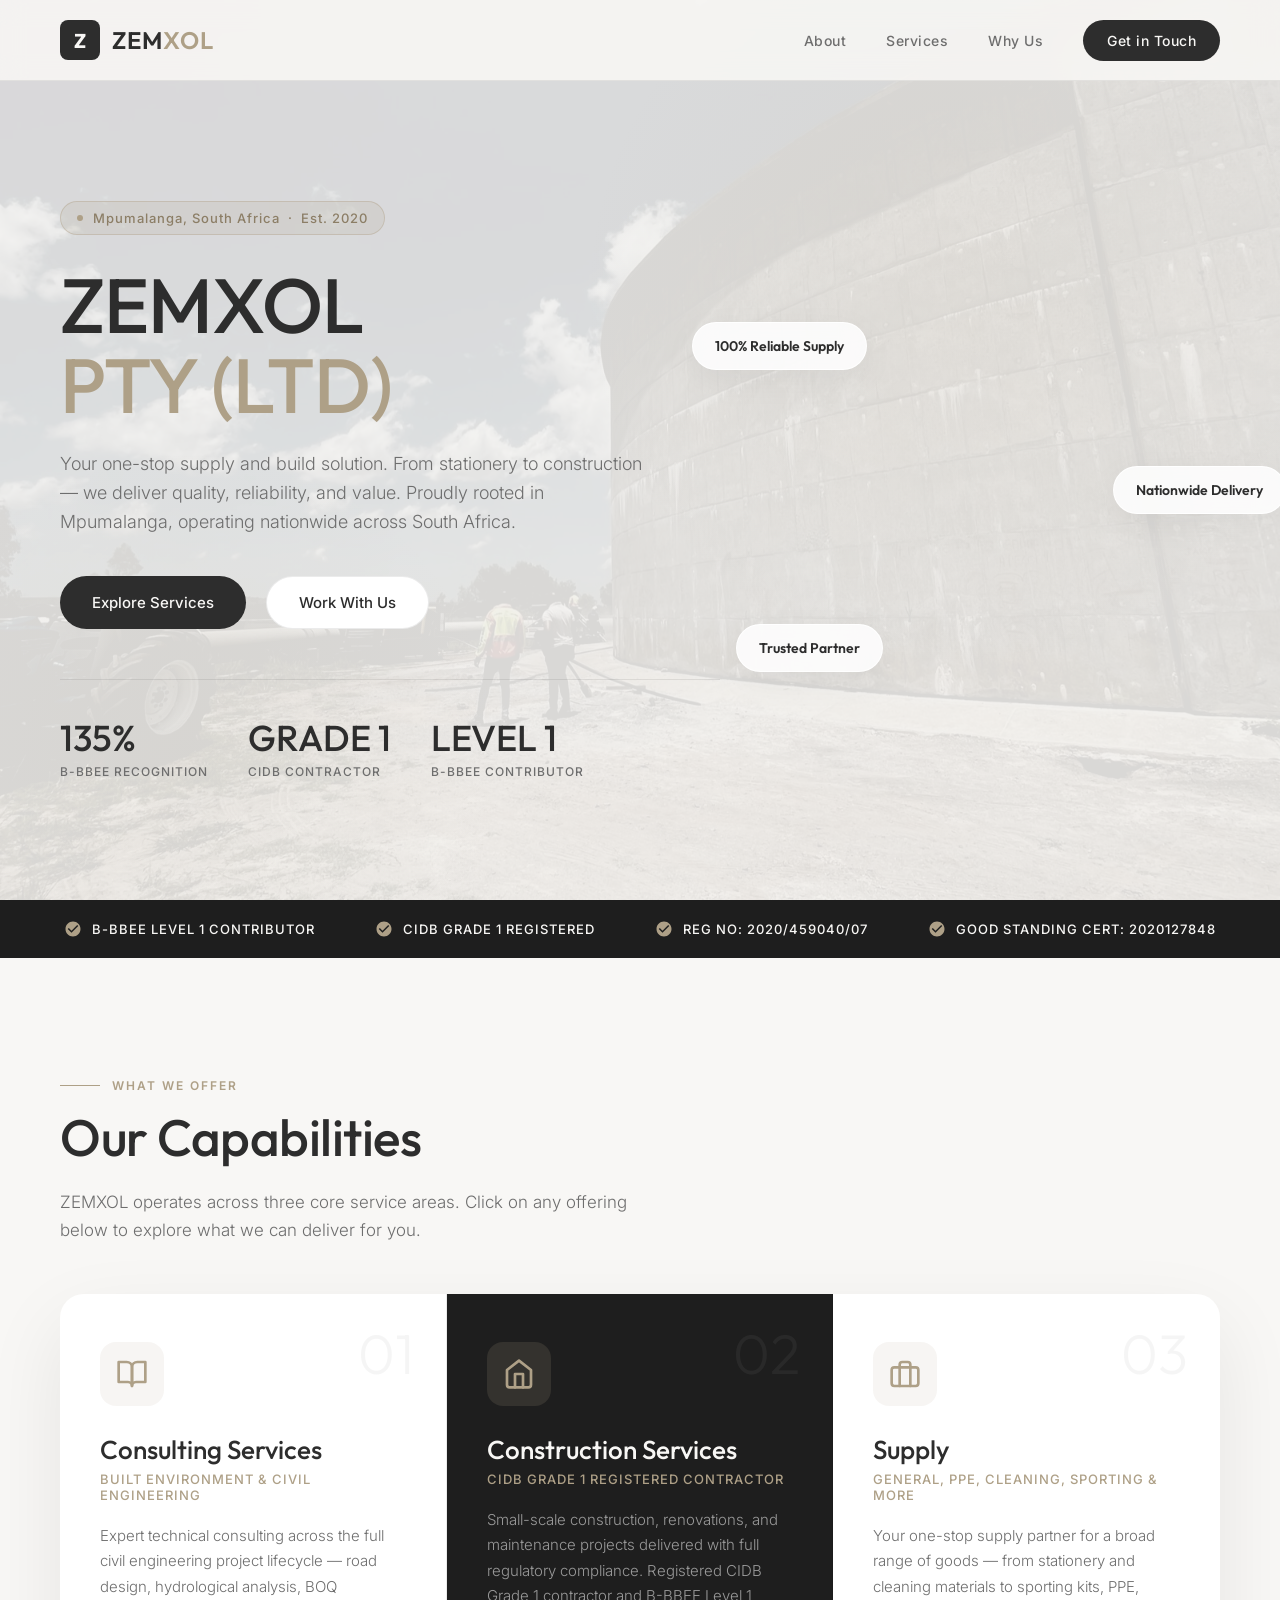
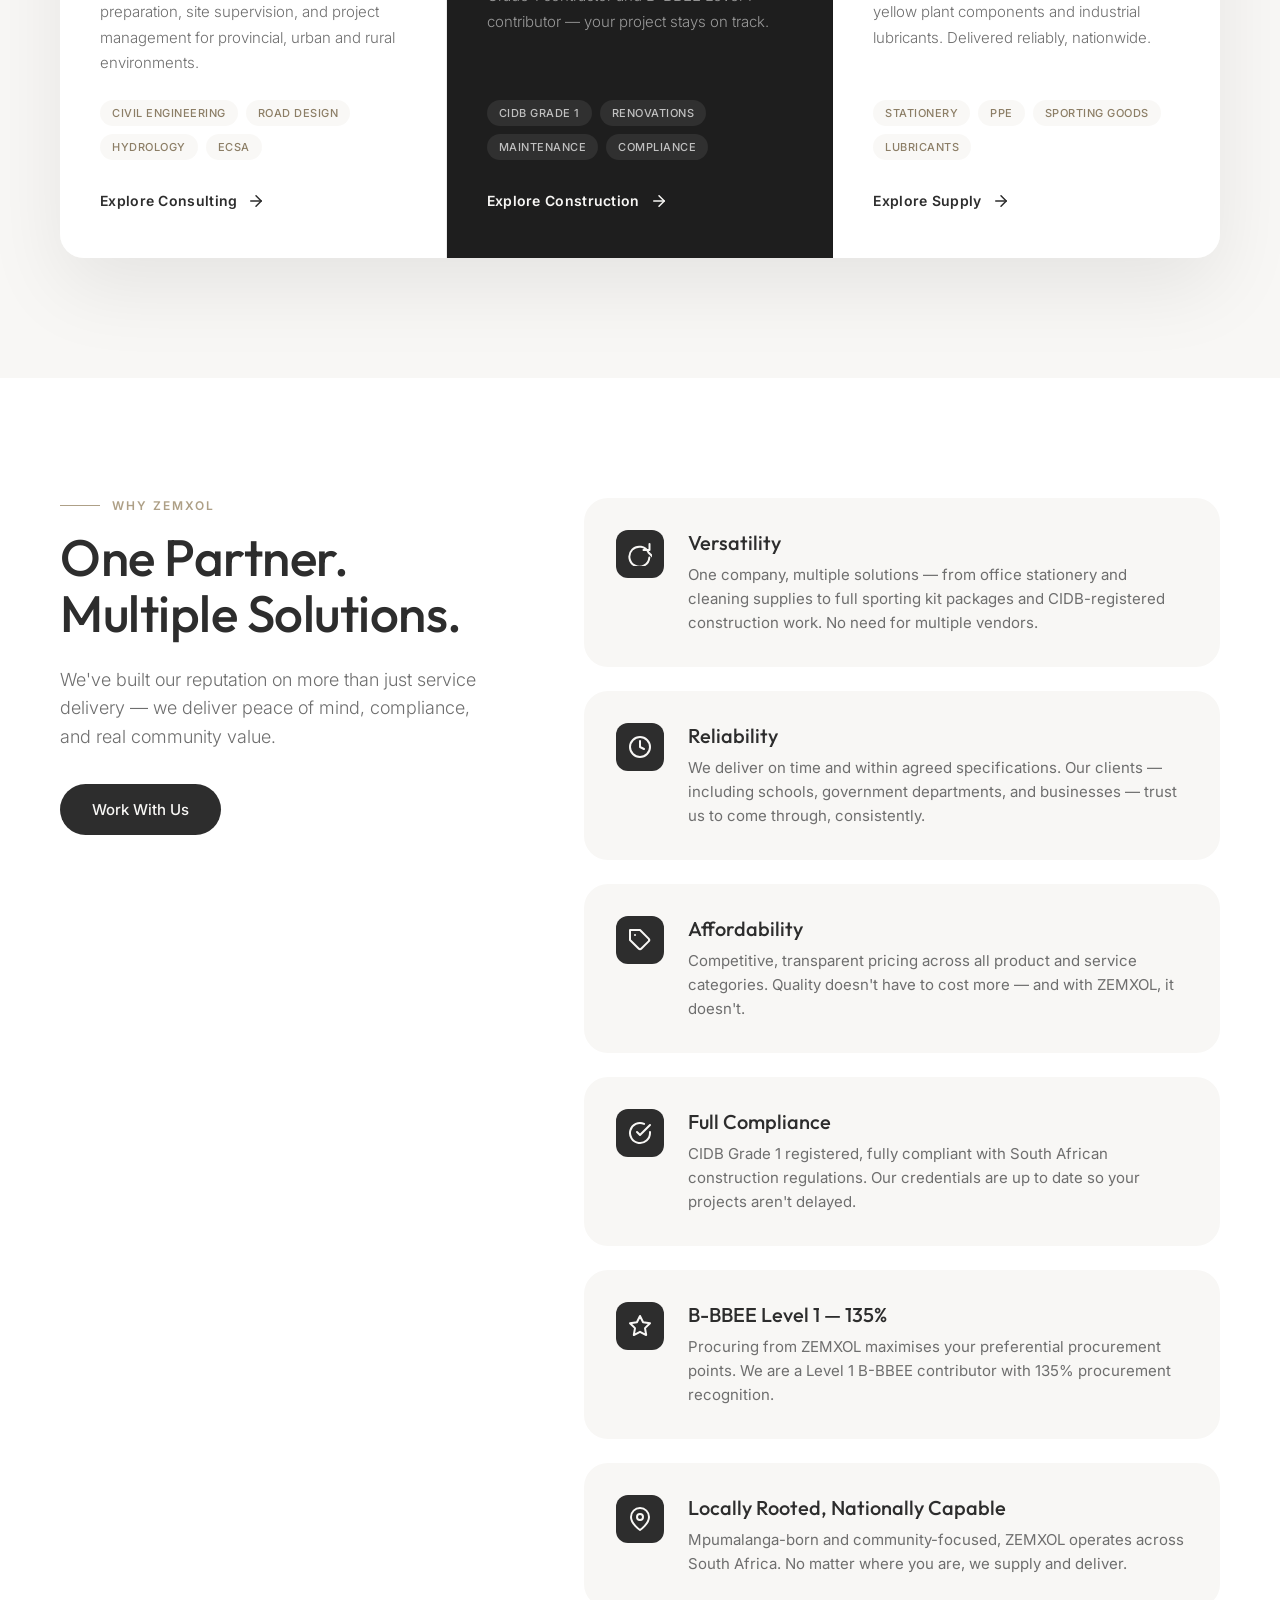
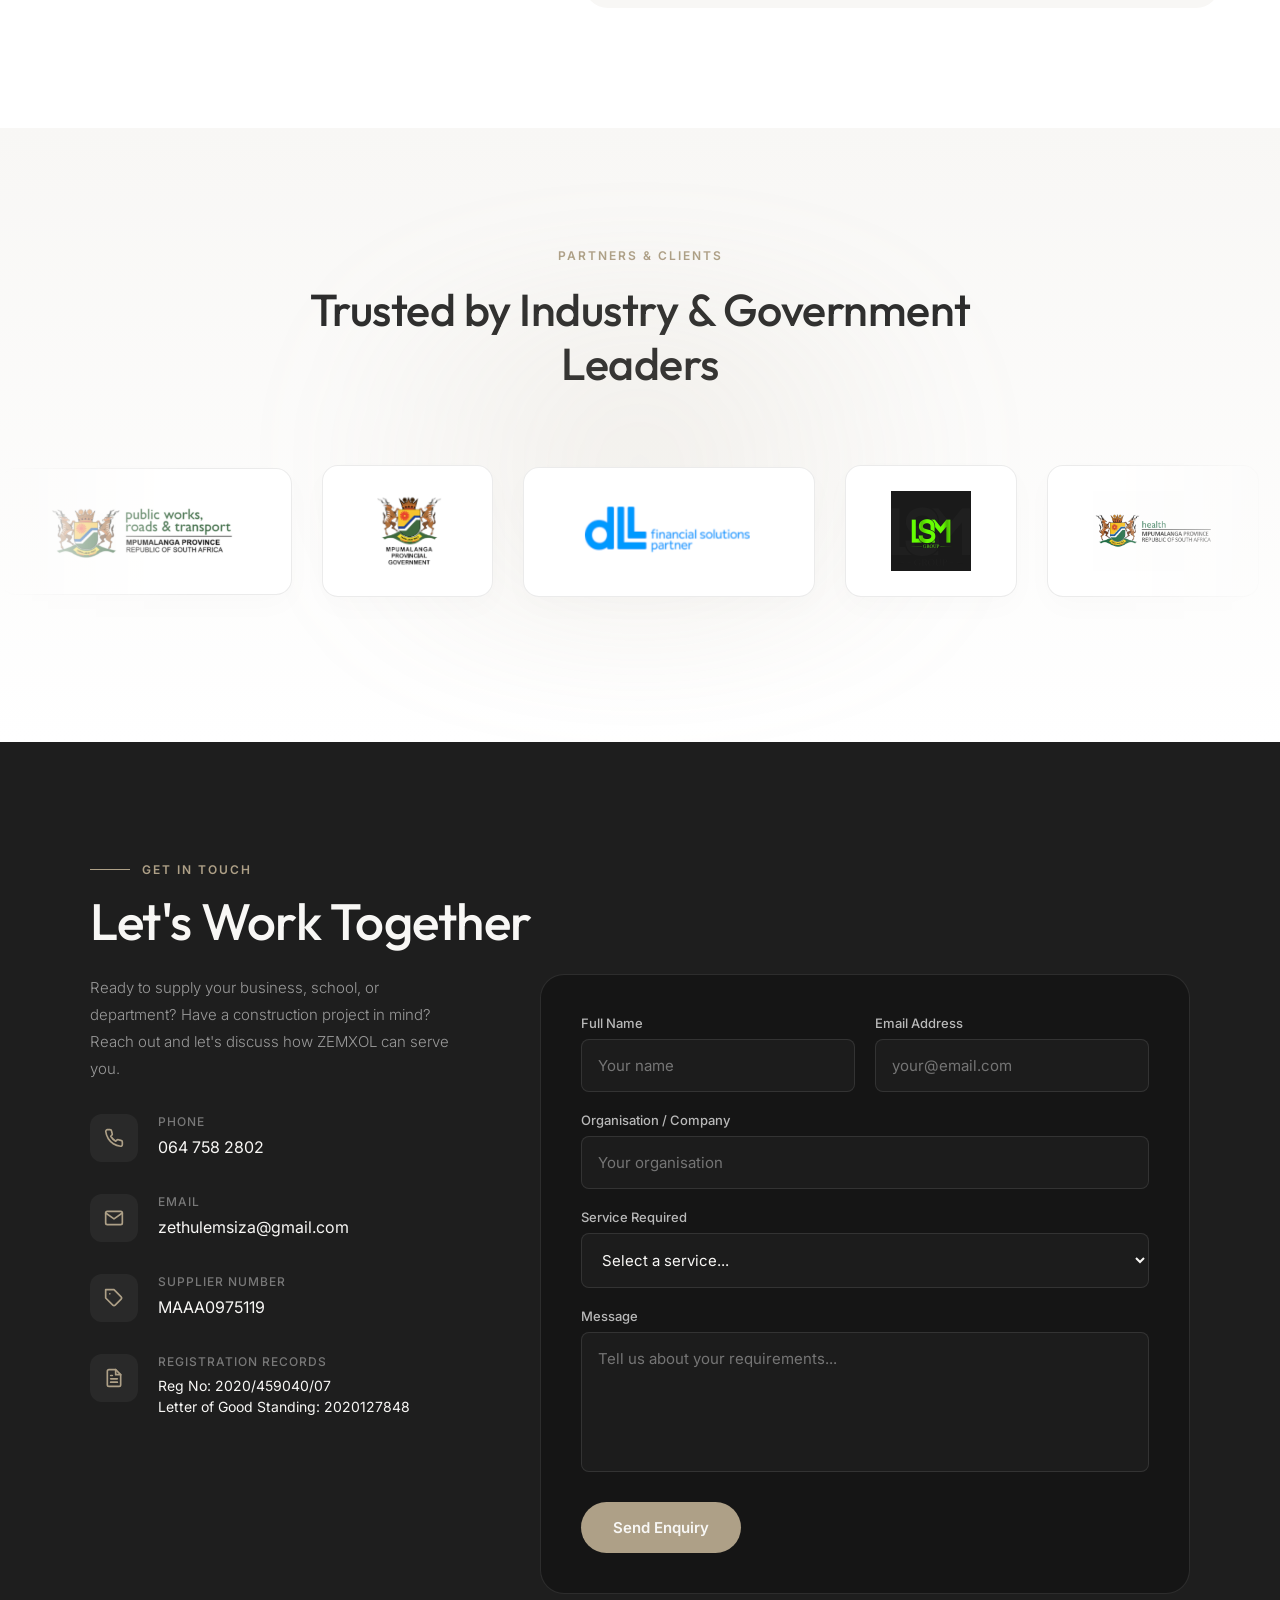
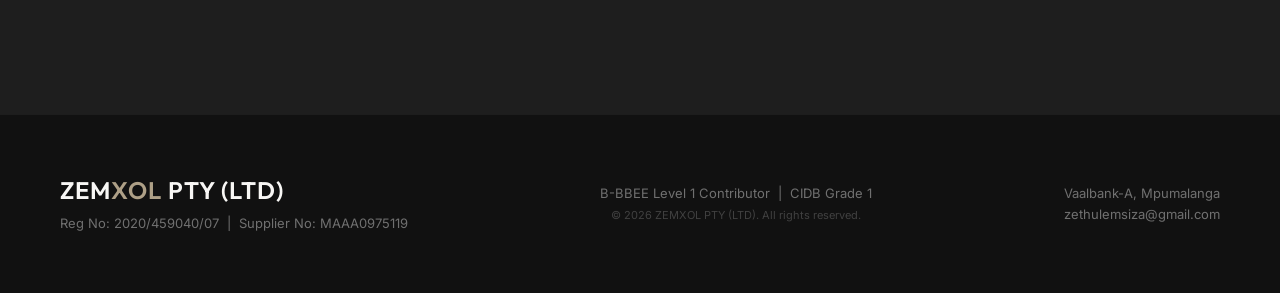
<file: index.html>
<!DOCTYPE html>
<html lang="en">
<head>
<meta charset="UTF-8">
<meta name="viewport" content="width=device-width, initial-scale=1.0">
<title>ZEMXOL PTY (LTD) | Your One-Stop Supply & Build Solution</title>
<link rel="stylesheet" href="style.css">
</head>
<body>

<!-- NAV -->
<nav>
  <a href="index.html" class="nav-logo">
    <div class="nav-logo-icon">Z</div>
    <div class="nav-logo-text">ZEM<span>XOL</span></div>
  </a>
  <ul class="nav-links">
    <li><a href="about.html">About</a></li>
    <li class="nav-dropdown-parent">
      <a href="#services">Services</a>
      <ul class="nav-dropdown">
        <li><a href="consulting.html">Consulting</a></li>
        <li><a href="construction.html">Construction</a></li>
        <li><a href="supply.html">Supply</a></li>
      </ul>
    </li>
    <li><a href="#why">Why Us</a></li>
    <li><a href="#contact" class="nav-cta">Get in Touch</a></li>
  </ul>
  <button class="mobile-menu-btn" aria-label="Toggle Menu">
    <span></span>
    <span></span>
    <span></span>
  </button>
</nav>

<!-- MOBILE NAVIGATION DRAWER -->
<div class="mobile-nav-overlay">
  <div class="mobile-nav-drawer">
    <button class="mobile-menu-close" aria-label="Close Menu">&times;</button>
    <ul class="mobile-nav-links">
      <li><a href="about.html">About</a></li>
      <li class="mobile-nav-group-label">Services</li>
      <li><a href="consulting.html" class="mobile-nav-sub">Consulting</a></li>
      <li><a href="construction.html" class="mobile-nav-sub">Construction</a></li>
      <li><a href="supply.html" class="mobile-nav-sub">Supply</a></li>
      <li><a href="#why">Why Us</a></li>
      <li><a href="#contact" class="nav-cta">Get in Touch</a></li>
    </ul>
  </div>
</div>

<!-- HERO -->
<section class="hero" id="home">
  <div class="hero-bg-container">
    <img src="assets/images/background.jpg" alt="Background" class="hero-bg-img">
  </div>
  <div class="blob-1"></div>
  <div class="blob-2"></div>
  <div class="hero-content">
    <div class="hero-left">
      <div class="hero-badge">Mpumalanga, South Africa &nbsp;·&nbsp; Est. 2020</div>
      <h1 class="hero-title">
        ZEMXOL<br>
        <span>PTY (LTD)</span>
      </h1>
      <p class="hero-sub">Your one-stop supply and build solution. From stationery to construction — we deliver quality, reliability, and value. Proudly rooted in Mpumalanga, operating nationwide across South Africa.</p>
      <div class="hero-actions">
        <a href="#services" class="btn-primary">Explore Services</a>
        <a href="#contact" class="btn-outline">Work With Us</a>
      </div>
      <div class="hero-stats">
        <div class="hero-stat">
          <div class="hero-stat-num">135%</div>
          <div class="hero-stat-label">B-BBEE Recognition</div>
        </div>
        <div class="hero-stat">
          <div class="hero-stat-num">GRADE 1</div>
          <div class="hero-stat-label">CIDB Contractor</div>
        </div>
        <div class="hero-stat">
          <div class="hero-stat-num">LEVEL 1</div>
          <div class="hero-stat-label">B-BBEE Contributor</div>
        </div>
      </div>
    </div>
    <div class="hero-right">
      <div class="hero-badges-container">
        <div class="floating-badge badge-1">
          <span class="badge-text">100% Reliable Supply</span>
        </div>
        <div class="floating-badge badge-2">
          <span class="badge-text">Nationwide Delivery</span>
        </div>
        <div class="floating-badge badge-3">
          <span class="badge-text">Trusted Partner</span>
        </div>
      </div>
    </div>
  </div>
</section>

<!-- BBEE STRIP -->
<div class="bbee-strip">
  <div class="bbee-item">
    <svg viewBox="0 0 24 24"><path d="M12 2C6.48 2 2 6.48 2 12s4.48 10 10 10 10-4.48 10-10S17.52 2 12 2zm-2 15l-5-5 1.41-1.41L10 14.17l7.59-7.59L19 8l-9 9z"/></svg>
    B-BBEE Level 1 Contributor
  </div>
  <div class="bbee-item">
    <svg viewBox="0 0 24 24"><path d="M12 2C6.48 2 2 6.48 2 12s4.48 10 10 10 10-4.48 10-10S17.52 2 12 2zm-2 15l-5-5 1.41-1.41L10 14.17l7.59-7.59L19 8l-9 9z"/></svg>
    CIDB Grade 1 Registered
  </div>
  <div class="bbee-item">
    <svg viewBox="0 0 24 24"><path d="M12 2C6.48 2 2 6.48 2 12s4.48 10 10 10 10-4.48 10-10S17.52 2 12 2zm-2 15l-5-5 1.41-1.41L10 14.17l7.59-7.59L19 8l-9 9z"/></svg>
    Reg No: 2020/459040/07
  </div>
  <div class="bbee-item">
    <svg viewBox="0 0 24 24"><path d="M12 2C6.48 2 2 6.48 2 12s4.48 10 10 10 10-4.48 10-10S17.52 2 12 2zm-2 15l-5-5 1.41-1.41L10 14.17l7.59-7.59L19 8l-9 9z"/></svg>
    Good Standing Cert: 2020127848
  </div>
</div>


<!-- SERVICES -->
<section class="services" id="services">
  <div style="max-width:1200px; margin:0 auto;">
    <div class="section-label">What We Offer</div>
    <h2 class="section-title">Our Capabilities</h2>
    <p class="services-intro">ZEMXOL operates across three core service areas. Click on any offering below to explore what we can deliver for you.</p>
    <div class="services-trio">

      <a href="consulting.html" class="trio-card" id="service-consulting">
        <div class="trio-card-inner">
          <div class="trio-num">01</div>
          <div class="trio-icon-wrap">
            <svg viewBox="0 0 24 24" fill="none" stroke="currentColor" stroke-width="2" stroke-linecap="round" stroke-linejoin="round"><path d="M2 3h6a4 4 0 0 1 4 4v14a3 3 0 0 0-3-3H2z"></path><path d="M22 3h-6a4 4 0 0 0-4 4v14a3 3 0 0 1 3-3h7z"></path></svg>
          </div>
          <h3 class="trio-title">Consulting Services</h3>
          <p class="trio-sub">Built Environment &amp; Civil Engineering</p>
          <p class="trio-desc">Expert technical consulting across the full civil engineering project lifecycle — road design, hydrological analysis, BOQ preparation, site supervision, and project management for provincial, urban and rural environments.</p>
          <div class="trio-tags">
            <span class="tag">Civil Engineering</span>
            <span class="tag">Road Design</span>
            <span class="tag">Hydrology</span>
            <span class="tag">ECSA</span>
          </div>
          <div class="trio-cta">
            Explore Consulting
            <svg viewBox="0 0 24 24" fill="none" stroke="currentColor" stroke-width="2" stroke-linecap="round" stroke-linejoin="round"><line x1="5" y1="12" x2="19" y2="12"></line><polyline points="12 5 19 12 12 19"></polyline></svg>
          </div>
        </div>
      </a>

      <a href="construction.html" class="trio-card trio-card--dark" id="service-construction">
        <div class="trio-card-inner">
          <div class="trio-num">02</div>
          <div class="trio-icon-wrap">
            <svg viewBox="0 0 24 24" fill="none" stroke="currentColor" stroke-width="2" stroke-linecap="round" stroke-linejoin="round"><path d="M3 9l9-7 9 7v11a2 2 0 0 1-2 2H5a2 2 0 0 1-2-2z"></path><polyline points="9 22 9 12 15 12 15 22"></polyline></svg>
          </div>
          <h3 class="trio-title">Construction Services</h3>
          <p class="trio-sub">CIDB Grade 1 Registered Contractor</p>
          <p class="trio-desc">Small-scale construction, renovations, and maintenance projects delivered with full regulatory compliance. Registered CIDB Grade 1 contractor and B-BBEE Level 1 contributor — your project stays on track.</p>
          <div class="trio-tags">
            <span class="tag tag--light">CIDB Grade 1</span>
            <span class="tag tag--light">Renovations</span>
            <span class="tag tag--light">Maintenance</span>
            <span class="tag tag--light">Compliance</span>
          </div>
          <div class="trio-cta trio-cta--light">
            Explore Construction
            <svg viewBox="0 0 24 24" fill="none" stroke="currentColor" stroke-width="2" stroke-linecap="round" stroke-linejoin="round"><line x1="5" y1="12" x2="19" y2="12"></line><polyline points="12 5 19 12 12 19"></polyline></svg>
          </div>
        </div>
      </a>

      <a href="supply.html" class="trio-card" id="service-supply">
        <div class="trio-card-inner">
          <div class="trio-num">03</div>
          <div class="trio-icon-wrap">
            <svg viewBox="0 0 24 24" fill="none" stroke="currentColor" stroke-width="2" stroke-linecap="round" stroke-linejoin="round"><rect x="2" y="7" width="20" height="14" rx="2" ry="2"></rect><path d="M16 21V5a2 2 0 0 0-2-2h-4a2 2 0 0 0-2 2v16"></path></svg>
          </div>
          <h3 class="trio-title">Supply</h3>
          <p class="trio-sub">General, PPE, Cleaning, Sporting &amp; More</p>
          <p class="trio-desc">Your one-stop supply partner for a broad range of goods — from stationery and cleaning materials to sporting kits, PPE, yellow plant components and industrial lubricants. Delivered reliably, nationwide.</p>
          <div class="trio-tags">
            <span class="tag">Stationery</span>
            <span class="tag">PPE</span>
            <span class="tag">Sporting Goods</span>
            <span class="tag">Lubricants</span>
          </div>
          <div class="trio-cta">
            Explore Supply
            <svg viewBox="0 0 24 24" fill="none" stroke="currentColor" stroke-width="2" stroke-linecap="round" stroke-linejoin="round"><line x1="5" y1="12" x2="19" y2="12"></line><polyline points="12 5 19 12 12 19"></polyline></svg>
          </div>
        </div>
      </a>

    </div>
  </div>
</section>




<!-- WHY CHOOSE US -->
<section class="why" id="why">
  <div class="why-grid">
    <div class="why-sticky">
      <div class="section-label">Why ZEMXOL</div>
      <h2 class="section-title">One Partner.<br>Multiple Solutions.</h2>
      <p class="why-lead">We've built our reputation on more than just service delivery — we deliver peace of mind, compliance, and real community value.</p>
      <a href="#contact" class="btn-primary" style="margin-top:32px;">Work With Us</a>
    </div>
    <ul class="why-list">
      <li class="why-item">
        <div class="why-icon"><svg viewBox="0 0 24 24" fill="none" stroke="currentColor" stroke-width="2" stroke-linecap="round" stroke-linejoin="round"><path d="M21.5 2v6h-6M21.34 15.57a10 10 0 1 1-.92-5.15l5.08 5.08"/></svg></div>
        <div>
          <div class="why-item-title">Versatility</div>
          <div class="why-item-text">One company, multiple solutions — from office stationery and cleaning supplies to full sporting kit packages and CIDB-registered construction work. No need for multiple vendors.</div>
        </div>
      </li>
      <li class="why-item">
        <div class="why-icon"><svg viewBox="0 0 24 24" fill="none" stroke="currentColor" stroke-width="2" stroke-linecap="round" stroke-linejoin="round"><circle cx="12" cy="12" r="10"></circle><polyline points="12 6 12 12 16 14"></polyline></svg></div>
        <div>
          <div class="why-item-title">Reliability</div>
          <div class="why-item-text">We deliver on time and within agreed specifications. Our clients — including schools, government departments, and businesses — trust us to come through, consistently.</div>
        </div>
      </li>
      <li class="why-item">
        <div class="why-icon"><svg viewBox="0 0 24 24" fill="none" stroke="currentColor" stroke-width="2" stroke-linecap="round" stroke-linejoin="round"><path d="M20.59 13.41l-7.17 7.17a2 2 0 0 1-2.83 0L2 12V2h10l8.59 8.59a2 2 0 0 1 0 2.82z"></path><line x1="7" y1="7" x2="7.01" y2="7"></line></svg></div>
        <div>
          <div class="why-item-title">Affordability</div>
          <div class="why-item-text">Competitive, transparent pricing across all product and service categories. Quality doesn't have to cost more — and with ZEMXOL, it doesn't.</div>
        </div>
      </li>
      <li class="why-item">
        <div class="why-icon"><svg viewBox="0 0 24 24" fill="none" stroke="currentColor" stroke-width="2" stroke-linecap="round" stroke-linejoin="round"><path d="M22 11.08V12a10 10 0 1 1-5.93-9.14"></path><polyline points="22 4 12 14.01 9 11.01"></polyline></svg></div>
        <div>
          <div class="why-item-title">Full Compliance</div>
          <div class="why-item-text">CIDB Grade 1 registered, fully compliant with South African construction regulations. Our credentials are up to date so your projects aren't delayed.</div>
        </div>
      </li>
      <li class="why-item">
        <div class="why-icon"><svg viewBox="0 0 24 24" fill="none" stroke="currentColor" stroke-width="2" stroke-linecap="round" stroke-linejoin="round"><polygon points="12 2 15.09 8.26 22 9.27 17 14.14 18.18 21.02 12 17.77 5.82 21.02 7 14.14 2 9.27 8.91 8.26 12 2"></polygon></svg></div>
        <div>
          <div class="why-item-title">B-BBEE Level 1 — 135%</div>
          <div class="why-item-text">Procuring from ZEMXOL maximises your preferential procurement points. We are a Level 1 B-BBEE contributor with 135% procurement recognition.</div>
        </div>
      </li>
      <li class="why-item">
        <div class="why-icon"><svg viewBox="0 0 24 24" fill="none" stroke="currentColor" stroke-width="2" stroke-linecap="round" stroke-linejoin="round"><path d="M21 10c0 7-9 13-9 13s-9-6-9-13a9 9 0 0 1 18 0z"></path><circle cx="12" cy="10" r="3"></circle></svg></div>
        <div>
          <div class="why-item-title">Locally Rooted, Nationally Capable</div>
          <div class="why-item-text">Mpumalanga-born and community-focused, ZEMXOL operates across South Africa. No matter where you are, we supply and deliver.</div>
        </div>
      </li>
    </ul>
  </div>
</section>

<!-- CLIENTS -->
<section class="clients" id="clients">
  <div class="clients-glow-blob"></div>
  <div class="section-label">Partners &amp; Clients</div>
  <h2 class="section-title">Trusted by Industry &amp; Government Leaders</h2>
  <div class="clients-ticker-container">
    <div class="clients-ticker-track">
      <div class="ticker-group">
        <div class="client-logo">
          <img src="assets/images/public_works_logo.png" alt="Department of Public Works Mpumalanga">
        </div>
        <div class="client-logo">
          <img src="assets/images/mpumalanga_gov_logo.png" alt="Mpumalanga Provincial Government">
        </div>
        <div class="client-logo">
          <img src="assets/images/dll_logo.png" alt="DLL Group">
        </div>
        <div class="client-logo">
          <img src="lsmlogo.jpg" alt="LSM">
        </div>
        <div class="client-logo">
          <img src="mplogo.jpg" alt="MP">
        </div>
        <div class="client-logo">
          <img src="SpecoGroup.PNG" alt="Speco Group">
        </div>
        <div class="client-logo">
          <img src="NPC.png" alt="NPC">
        </div>
      </div>
      <div class="ticker-group" aria-hidden="true">
        <div class="client-logo">
          <img src="assets/images/public_works_logo.png" alt="Department of Public Works Mpumalanga">
        </div>
        <div class="client-logo">
          <img src="assets/images/mpumalanga_gov_logo.png" alt="Mpumalanga Provincial Government">
        </div>
        <div class="client-logo">
          <img src="assets/images/dll_logo.png" alt="DLL Group">
        </div>
        <div class="client-logo">
          <img src="lsmlogo.jpg" alt="LSM">
        </div>
        <div class="client-logo">
          <img src="mplogo.jpg" alt="MP">
        </div>
        <div class="client-logo">
          <img src="SpecoGroup.PNG" alt="Speco Group">
        </div>
        <div class="client-logo">
          <img src="NPC.png" alt="NPC">
        </div>
      </div>
    </div>
  </div>
</section>

<!-- CONTACT -->
<section class="contact" id="contact">
  <div style="max-width:1100px; margin:0 auto;">
    <div class="section-label">Get In Touch</div>
    <h2 class="section-title">Let's Work Together</h2>
    <div class="contact-grid">
      <div class="contact-info-block">
        <p style="color:rgba(255,255,255,0.55); font-size:15px; line-height:1.8; font-weight:300;">Ready to supply your business, school, or department? Have a construction project in mind? Reach out and let's discuss how ZEMXOL can serve you.</p>
        
        <div class="contact-row">
          <div class="contact-ico"><svg viewBox="0 0 24 24" fill="none" stroke="currentColor" stroke-width="2" stroke-linecap="round" stroke-linejoin="round"><path d="M22 16.92v3a2 2 0 0 1-2.18 2 19.79 19.79 0 0 1-8.63-3.07 19.5 19.5 0 0 1-6-6 19.79 19.79 0 0 1-3.07-8.67A2 2 0 0 1 4.11 2h3a2 2 0 0 1 2 1.72 12.84 12.84 0 0 0 .7 2.81 2 2 0 0 1-.45 2.11L8.09 9.91a16 16 0 0 0 6 6l1.27-1.27a2 2 0 0 1 2.11-.45 12.84 12.84 0 0 0 2.81.7A2 2 0 0 1 22 16.92z"></path></svg></div>
          <div>
            <div class="contact-row-label">Phone</div>
            <div class="contact-row-val"><a href="tel:0647582802">064 758 2802</a></div>
          </div>
        </div>

        <div class="contact-row">
          <div class="contact-ico"><svg viewBox="0 0 24 24" fill="none" stroke="currentColor" stroke-width="2" stroke-linecap="round" stroke-linejoin="round"><path d="M4 4h16c1.1 0 2 .9 2 2v12c0 1.1-.9 2-2 2H4c-1.1 0-2-.9-2-2V6c0-1.1.9-2 2-2z"></path><polyline points="22,6 12,13 2,6"></polyline></svg></div>
          <div>
            <div class="contact-row-label">Email</div>
            <div class="contact-row-val"><a href="mailto:zethulemsiza@gmail.com">zethulemsiza@gmail.com</a></div>
          </div>
        </div>

        <div class="contact-row">
          <div class="contact-ico"><svg viewBox="0 0 24 24" fill="none" stroke="currentColor" stroke-width="2" stroke-linecap="round" stroke-linejoin="round"><path d="M20.59 13.41l-7.17 7.17a2 2 0 0 1-2.83 0L2 12V2h10l8.59 8.59a2 2 0 0 1 0 2.82z"></path><line x1="7" y1="7" x2="7.01" y2="7"></line></svg></div>
          <div>
            <div class="contact-row-label">Supplier Number</div>
            <div class="contact-row-val">MAAA0975119</div>
          </div>
        </div>

        <div class="contact-row">
          <div class="contact-ico"><svg viewBox="0 0 24 24" fill="none" stroke="currentColor" stroke-width="2" stroke-linecap="round" stroke-linejoin="round"><path d="M14 2H6a2 2 0 0 0-2 2v16a2 2 0 0 0 2 2h12a2 2 0 0 0 2-2V8z"></path><polyline points="14 2 14 8 20 8"></polyline><line x1="16" y1="13" x2="8" y2="13"></line><line x1="16" y1="17" x2="8" y2="17"></line><polyline points="10 9 9 9 8 9"></polyline></svg></div>
          <div>
            <div class="contact-row-label">Registration Records</div>
            <div class="contact-row-val" style="font-size: 14px;">
              Reg No: 2020/459040/07<br>
              Letter of Good Standing: 2020127848
            </div>
          </div>
        </div>
      </div>
      
      <form
        class="contact-form"
        id="contact-form"
        action="https://formsubmit.co/zethulemsiza@gmail.com"
        method="POST"
      >
        <!-- FormSubmit.co config -->
        <input type="hidden" name="_subject" value="New Enquiry — ZEMXOL Website">
        <input type="hidden" name="_captcha" value="false">
        <input type="hidden" name="_template" value="table">
        <input type="hidden" name="_next" value="https://ksmillions.github.io/Xemxol/index.html?sent=1">

        <div class="form-row">
          <div class="form-group">
            <label>Full Name</label>
            <input type="text" name="name" placeholder="Your name" required>
          </div>
          <div class="form-group">
            <label>Email Address</label>
            <input type="email" name="email" placeholder="your@email.com" required>
          </div>
        </div>
        <div class="form-group">
          <label>Organisation / Company</label>
          <input type="text" name="organisation" placeholder="Your organisation">
        </div>
        <div class="form-group">
          <label>Service Required</label>
          <select name="service">
            <option value="">Select a service...</option>
            <option>Consulting — Built Environment &amp; Civil Engineering</option>
            <option>Construction Services</option>
            <option>Supply — General Goods &amp; Stationery</option>
            <option>Supply — Cleaning Materials</option>
            <option>Supply — Sporting Goods &amp; Kits</option>
            <option>Supply — PPE &amp; Workwear</option>
            <option>Supply — Mechanical Components (Yellow Plant)</option>
            <option>Supply — Lubricants</option>
            <option>Multiple Services</option>
            <option>General Enquiry</option>
          </select>
        </div>
        <div class="form-group">
          <label>Message</label>
          <textarea name="message" placeholder="Tell us about your requirements..."></textarea>
        </div>
        <button type="submit" class="btn-submit" id="submit-btn">Send Enquiry</button>
        <div id="form-success" style="display:none; color:var(--accent-primary); font-size:14px; margin-top:8px;">
          ✅ Thank you! Your enquiry has been sent. We'll be in touch shortly.
        </div>
      </form>
    </div>
  </div>
</section>

<!-- FOOTER -->
<footer>
  <div>
    <div class="footer-brand">ZEM<span>XOL</span> PTY (LTD)</div>
    <div class="footer-reg">Reg No: 2020/459040/07 &nbsp;|&nbsp; Supplier No: MAAA0975119</div>
  </div>
  <div class="footer-mid">
    B-BBEE Level 1 Contributor &nbsp;|&nbsp; CIDB Grade 1<br>
    <span style="font-size:11px; color:rgba(255,255,255,0.2);">© 2026 ZEMXOL PTY (LTD). All rights reserved.</span>
  </div>
  <div class="footer-right">
    Vaalbank-A, Mpumalanga<br>
    <a href="mailto:zethulemsiza@gmail.com" style="color:rgba(255,255,255,0.4); text-decoration:none;">zethulemsiza@gmail.com</a>
  </div>
</footer>

<script src="script.js"></script>
</body>
</html>
</file>
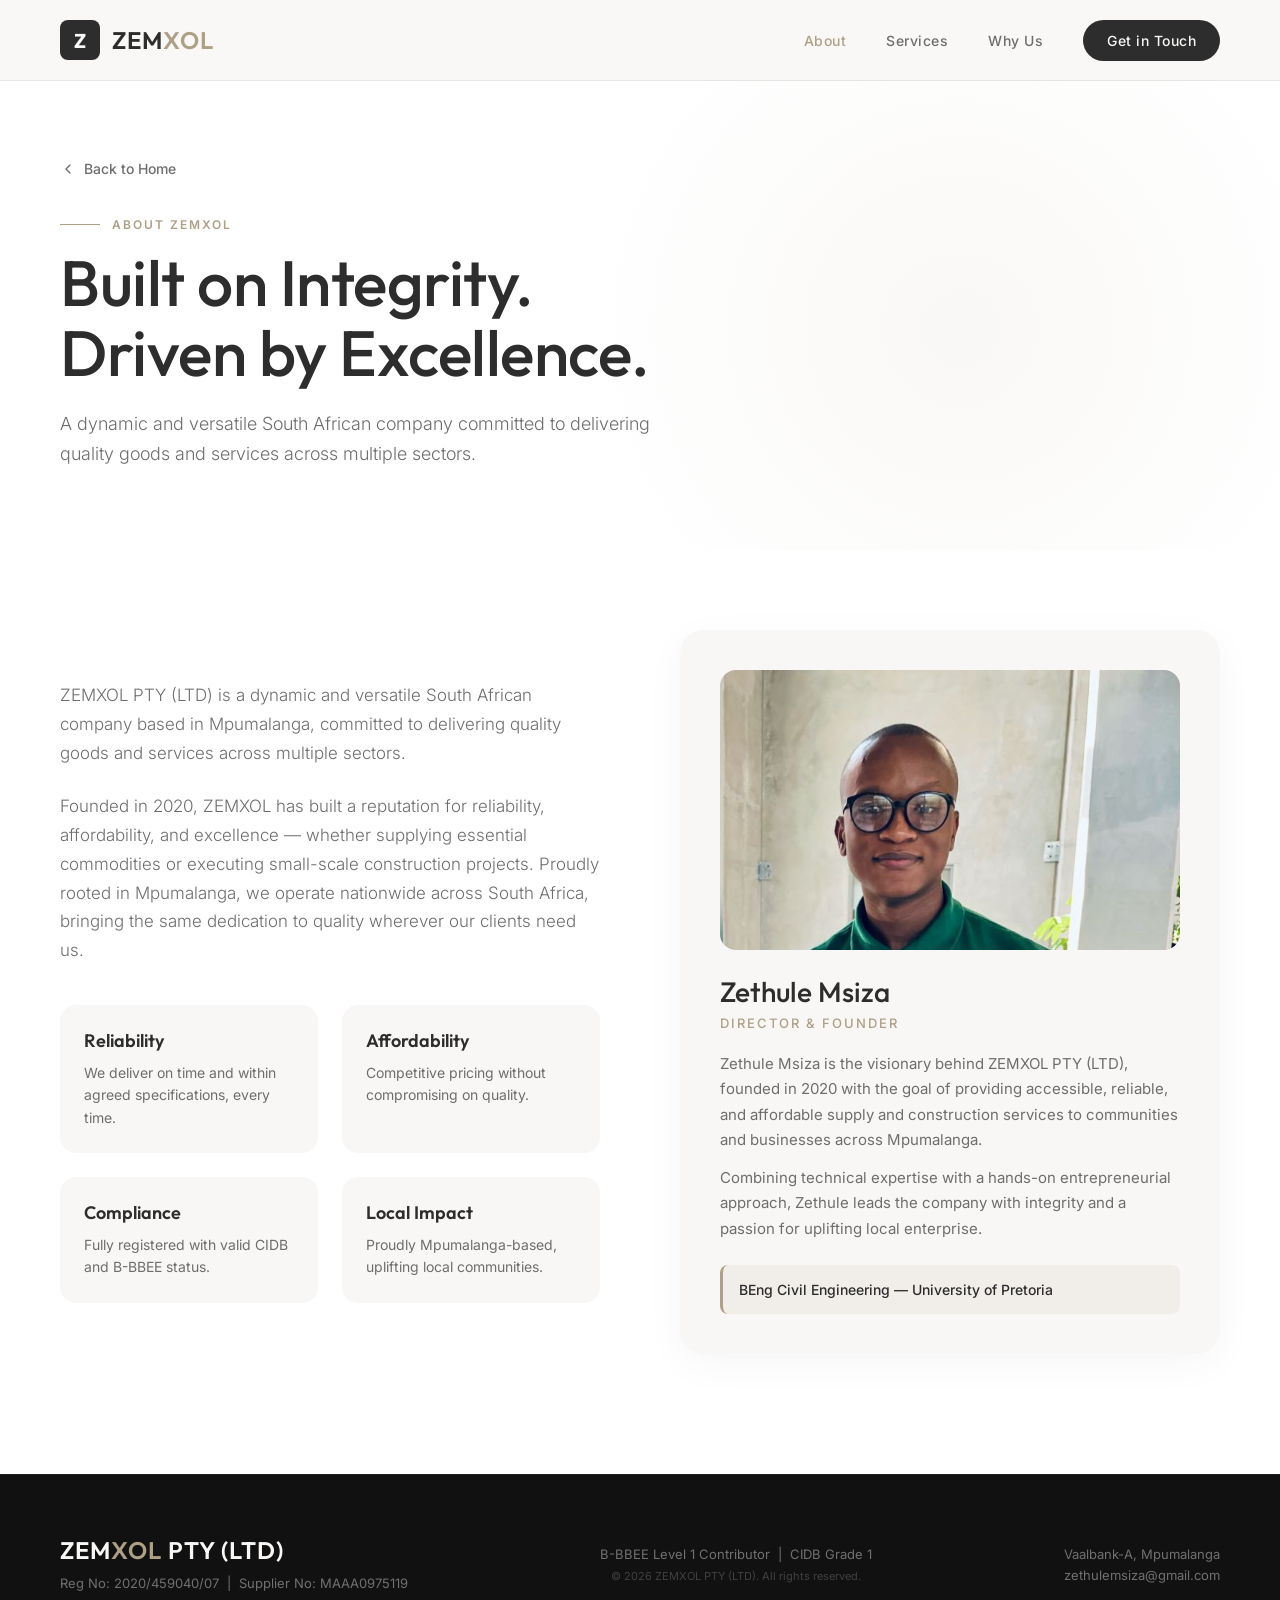
<file: about.html>
<!DOCTYPE html>
<html lang="en">
<head>
<meta charset="UTF-8">
<meta name="viewport" content="width=device-width, initial-scale=1.0">
<title>About ZEMXOL PTY (LTD) | Built on Integrity, Driven by Excellence</title>
<meta name="description" content="Learn about ZEMXOL PTY (LTD) — a dynamic South African supply and construction company based in Mpumalanga, founded by Zethule Msiza in 2020.">
<link rel="stylesheet" href="style.css">
<style>
  .about-page-hero {
    background: var(--bg-secondary);
    padding: 160px 60px 80px;
    position: relative;
    overflow: hidden;
  }
  .about-page-hero .blob-bg {
    position: absolute; top: -10%; right: -5%;
    width: 60vw; height: 60vw;
    background: radial-gradient(circle, rgba(174,160,135,0.08) 0%, rgba(248,247,245,0) 70%);
    border-radius: 50%;
    pointer-events: none;
    z-index: 0;
  }
  .about-page-hero-content {
    position: relative; z-index: 1;
    max-width: 1200px; margin: 0 auto;
  }
  .about-page-hero h1 {
    font-size: clamp(36px, 5vw, 64px);
    letter-spacing: -0.5px;
    line-height: 1.1;
    margin-bottom: 20px;
  }
  .about-page-hero p {
    font-size: 18px; line-height: 1.7;
    color: var(--text-secondary);
    max-width: 640px;
    font-weight: 300;
  }
  .back-link {
    display: inline-flex; align-items: center; gap: 8px;
    color: var(--text-secondary);
    text-decoration: none;
    font-size: 14px; font-weight: 500;
    margin-bottom: 40px;
    transition: color 0.2s ease;
  }
  .back-link:hover { color: var(--accent-primary); }
  .back-link svg { width: 16px; height: 16px; }
  @media (max-width: 900px) {
    .about-page-hero { padding: 120px 24px 60px; }
  }
</style>
</head>
<body>

<!-- NAV -->
<nav>
  <a href="index.html" class="nav-logo">
    <div class="nav-logo-icon">Z</div>
    <div class="nav-logo-text">ZEM<span>XOL</span></div>
  </a>
  <ul class="nav-links">
    <li><a href="about.html" style="color: var(--accent-primary);">About</a></li>
    <li><a href="index.html#services">Services</a></li>
    <li><a href="index.html#why">Why Us</a></li>
    <li><a href="index.html#contact" class="nav-cta">Get in Touch</a></li>
  </ul>
  <button class="mobile-menu-btn" aria-label="Toggle Menu">
    <span></span>
    <span></span>
    <span></span>
  </button>
</nav>

<!-- MOBILE NAVIGATION DRAWER -->
<div class="mobile-nav-overlay">
  <div class="mobile-nav-drawer">
    <button class="mobile-menu-close" aria-label="Close Menu">&times;</button>
    <ul class="mobile-nav-links">
      <li><a href="about.html" style="color: var(--accent-primary);">About</a></li>
      <li><a href="index.html#services">Services</a></li>
      <li><a href="index.html#why">Why Us</a></li>
      <li><a href="index.html#contact" class="nav-cta">Get in Touch</a></li>
    </ul>
  </div>
</div>

<!-- ABOUT PAGE HERO -->
<div class="about-page-hero">
  <div class="blob-bg"></div>
  <div class="about-page-hero-content">
    <a href="index.html" class="back-link">
      <svg viewBox="0 0 24 24" fill="none" stroke="currentColor" stroke-width="2" stroke-linecap="round" stroke-linejoin="round"><polyline points="15 18 9 12 15 6"></polyline></svg>
      Back to Home
    </a>
    <div class="section-label">About ZEMXOL</div>
    <h1>Built on Integrity.<br>Driven by Excellence.</h1>
    <p>A dynamic and versatile South African company committed to delivering quality goods and services across multiple sectors.</p>
  </div>
</div>

<!-- ABOUT CONTENT -->
<section class="about" id="about" style="padding-top: 80px;">
  <div class="about-grid">
    <div class="about-text">
      <p>ZEMXOL PTY (LTD) is a dynamic and versatile South African company based in Mpumalanga, committed to delivering quality goods and services across multiple sectors.</p>
      <p>Founded in 2020, ZEMXOL has built a reputation for reliability, affordability, and excellence — whether supplying essential commodities or executing small-scale construction projects. Proudly rooted in Mpumalanga, we operate nationwide across South Africa, bringing the same dedication to quality wherever our clients need us.</p>
      <div class="about-pillars">
        <div class="pillar">
          <div class="pillar-title">Reliability</div>
          <div class="pillar-text">We deliver on time and within agreed specifications, every time.</div>
        </div>
        <div class="pillar">
          <div class="pillar-title">Affordability</div>
          <div class="pillar-text">Competitive pricing without compromising on quality.</div>
        </div>
        <div class="pillar">
          <div class="pillar-title">Compliance</div>
          <div class="pillar-text">Fully registered with valid CIDB and B-BBEE status.</div>
        </div>
        <div class="pillar">
          <div class="pillar-title">Local Impact</div>
          <div class="pillar-text">Proudly Mpumalanga-based, uplifting local communities.</div>
        </div>
      </div>
    </div>
    <div class="about-image-block">
      <div class="about-image-frame">
        <img src="assets/images/founder_1.jpeg" alt="Zethule Msiza - Director &amp; Founder" style="width:100%; height:280px; object-fit:cover; object-position:top center; display:block; margin-bottom:24px;">
        <div class="founder-name">Zethule Msiza</div>
        <div class="founder-title">Director &amp; Founder</div>
        <p class="founder-bio">Zethule Msiza is the visionary behind ZEMXOL PTY (LTD), founded in 2020 with the goal of providing accessible, reliable, and affordable supply and construction services to communities and businesses across Mpumalanga.</p>
        <p class="founder-bio" style="margin-top:12px;">Combining technical expertise with a hands-on entrepreneurial approach, Zethule leads the company with integrity and a passion for uplifting local enterprise.</p>
        <div class="founder-credential">BEng Civil Engineering — University of Pretoria</div>
      </div>
    </div>
  </div>
</section>

<!-- FOOTER -->
<footer>
  <div>
    <div class="footer-brand">ZEM<span>XOL</span> PTY (LTD)</div>
    <div class="footer-reg">Reg No: 2020/459040/07 &nbsp;|&nbsp; Supplier No: MAAA0975119</div>
  </div>
  <div class="footer-mid">
    B-BBEE Level 1 Contributor &nbsp;|&nbsp; CIDB Grade 1<br>
    <span style="font-size:11px; color:rgba(255,255,255,0.2);">© 2026 ZEMXOL PTY (LTD). All rights reserved.</span>
  </div>
  <div class="footer-right">
    Vaalbank-A, Mpumalanga<br>
    <a href="mailto:zethulemsiza@gmail.com" style="color:rgba(255,255,255,0.4); text-decoration:none;">zethulemsiza@gmail.com</a>
  </div>
</footer>

<script src="script.js"></script>
</body>
</html>
</file>
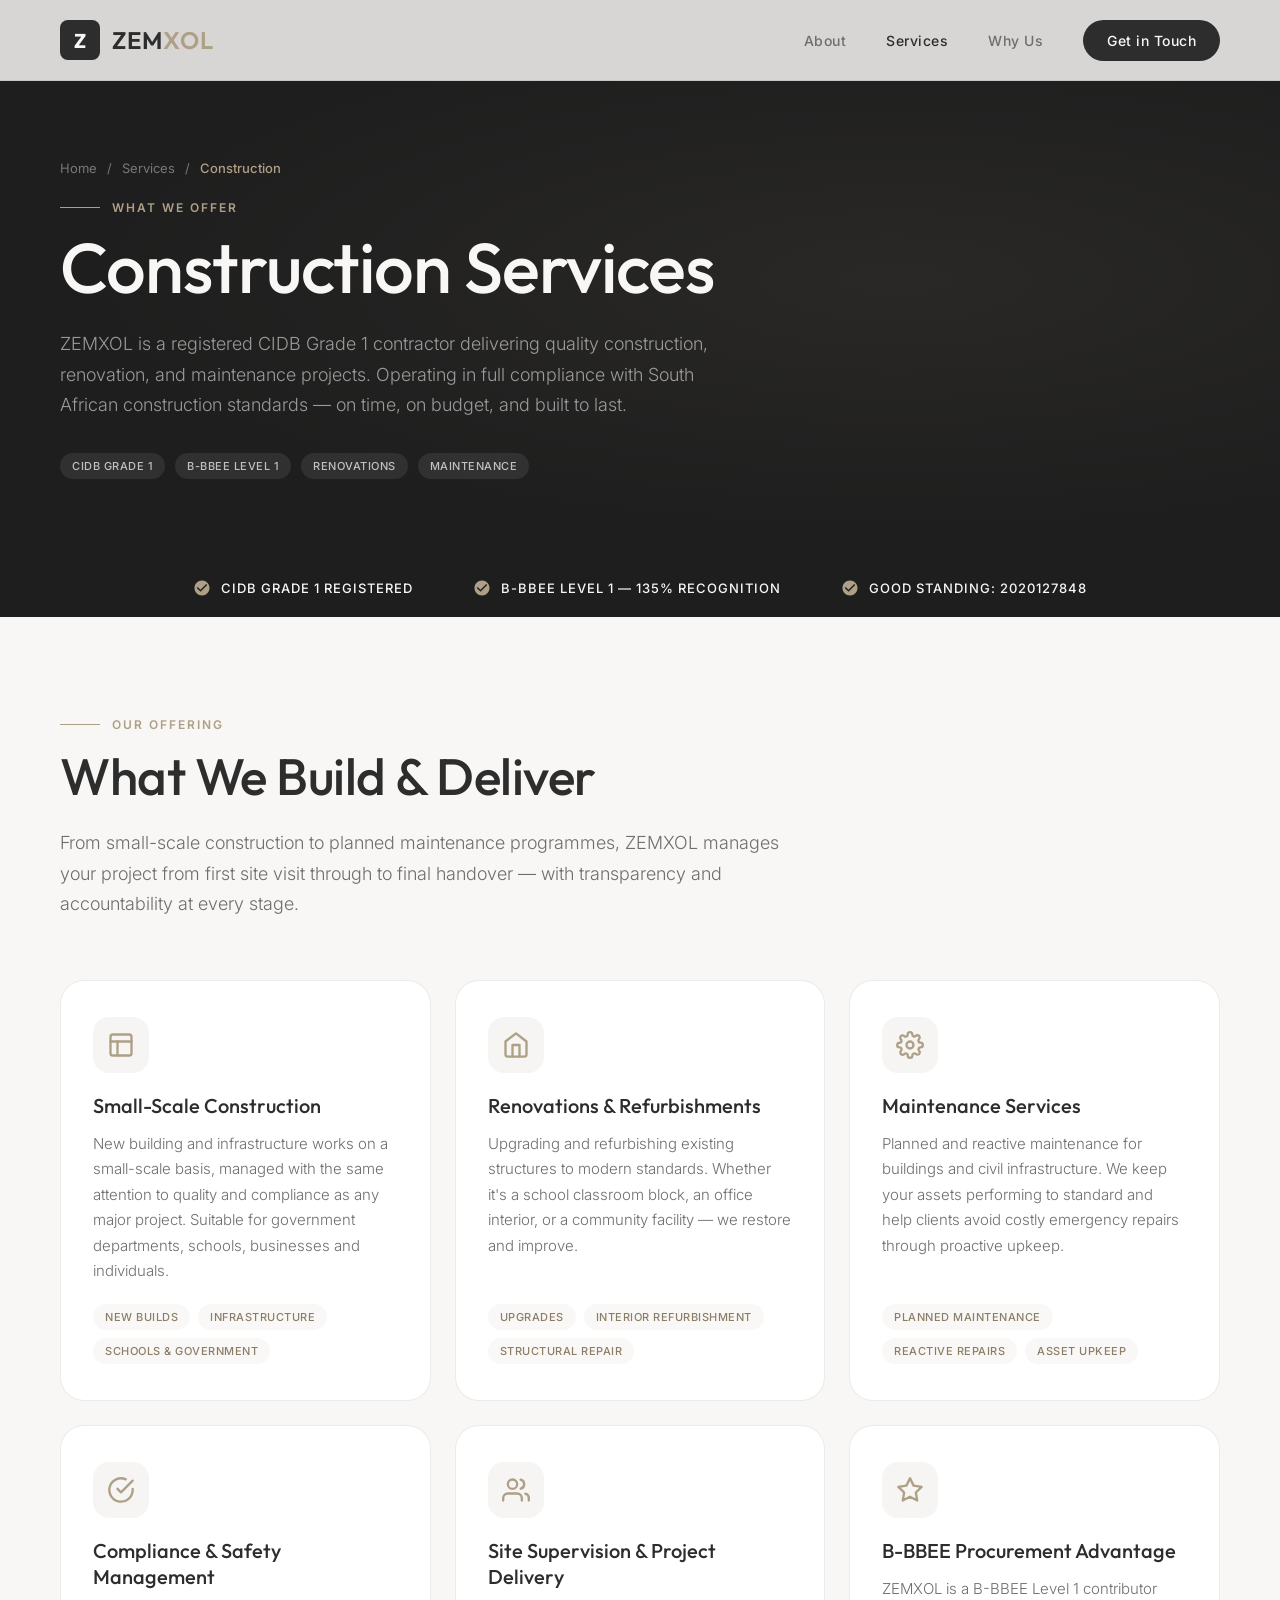
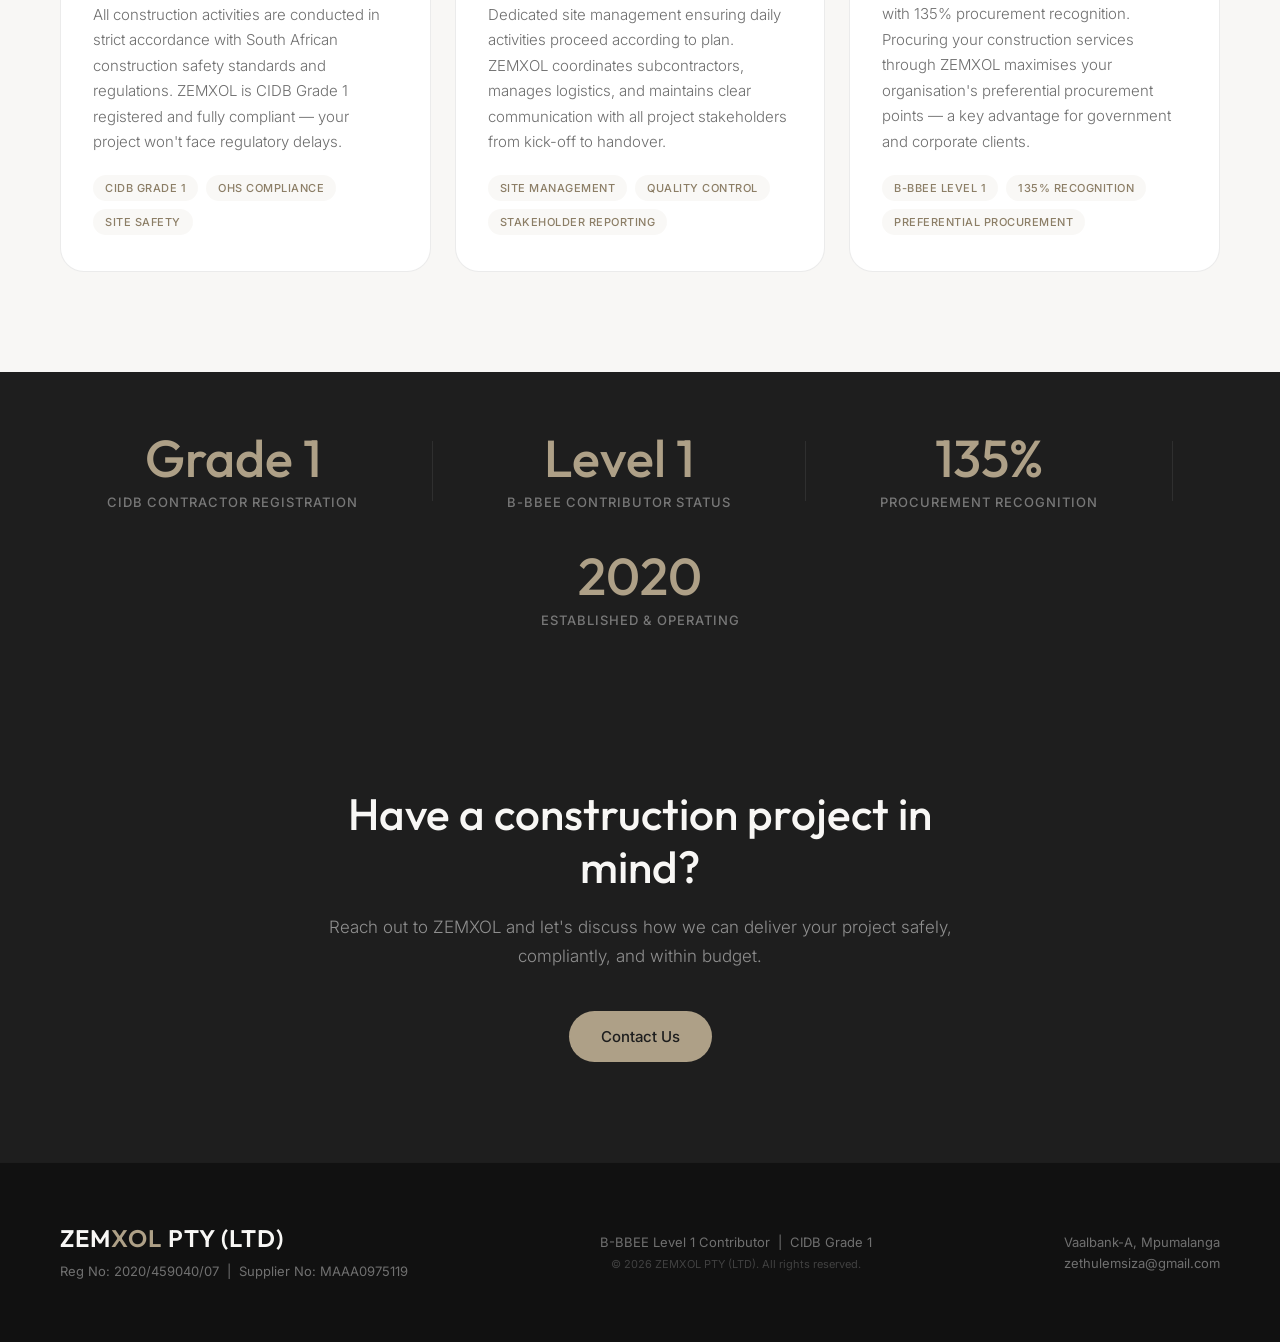
<file: construction.html>
<!DOCTYPE html>
<html lang="en">
<head>
<meta charset="UTF-8">
<meta name="viewport" content="width=device-width, initial-scale=1.0">
<title>Construction Services | ZEMXOL PTY (LTD)</title>
<meta name="description" content="ZEMXOL is a CIDB Grade 1 registered contractor offering small-scale construction, renovations, and maintenance services across South Africa — fully compliant and B-BBEE Level 1.">
<link rel="stylesheet" href="style.css">
</head>
<body>

<!-- NAV -->
<nav>
  <a href="index.html" class="nav-logo">
    <div class="nav-logo-icon">Z</div>
    <div class="nav-logo-text">ZEM<span>XOL</span></div>
  </a>
  <ul class="nav-links">
    <li><a href="about.html">About</a></li>
    <li class="nav-dropdown-parent">
      <a href="index.html#services" class="nav-active">Services</a>
      <ul class="nav-dropdown">
        <li><a href="consulting.html">Consulting</a></li>
        <li><a href="construction.html">Construction</a></li>
        <li><a href="supply.html">Supply</a></li>
      </ul>
    </li>
    <li><a href="index.html#why">Why Us</a></li>
    <li><a href="index.html#contact" class="nav-cta">Get in Touch</a></li>
  </ul>
  <button class="mobile-menu-btn" aria-label="Toggle Menu">
    <span></span>
    <span></span>
    <span></span>
  </button>
</nav>

<!-- MOBILE NAVIGATION DRAWER -->
<div class="mobile-nav-overlay">
  <div class="mobile-nav-drawer">
    <button class="mobile-menu-close" aria-label="Close Menu">&times;</button>
    <ul class="mobile-nav-links">
      <li><a href="about.html">About</a></li>
      <li><a href="consulting.html">Consulting</a></li>
      <li><a href="construction.html">Construction</a></li>
      <li><a href="supply.html">Supply</a></li>
      <li><a href="index.html#why">Why Us</a></li>
      <li><a href="index.html#contact" class="nav-cta">Get in Touch</a></li>
    </ul>
  </div>
</div>

<!-- PAGE HERO -->
<section class="sp-hero sp-hero--dark">
  <div class="sp-hero-bg sp-hero-bg--dark"></div>
  <div class="sp-hero-content">
    <div class="sp-breadcrumb sp-breadcrumb--dark">
      <a href="index.html">Home</a>
      <span>/</span>
      <a href="index.html#services">Services</a>
      <span>/</span>
      <span>Construction</span>
    </div>
    <div class="section-label" style="color: var(--accent-primary);">What We Offer</div>
    <h1 class="sp-hero-title sp-hero-title--dark">Construction Services</h1>
    <p class="sp-hero-sub sp-hero-sub--dark">ZEMXOL is a registered CIDB Grade 1 contractor delivering quality construction, renovation, and maintenance projects. Operating in full compliance with South African construction standards — on time, on budget, and built to last.</p>
    <div class="sp-hero-tags">
      <span class="tag tag--light">CIDB Grade 1</span>
      <span class="tag tag--light">B-BBEE Level 1</span>
      <span class="tag tag--light">Renovations</span>
      <span class="tag tag--light">Maintenance</span>
    </div>
  </div>
</section>

<!-- BBEE STRIP -->
<div class="bbee-strip">
  <div class="bbee-item">
    <svg viewBox="0 0 24 24"><path d="M12 2C6.48 2 2 6.48 2 12s4.48 10 10 10 10-4.48 10-10S17.52 2 12 2zm-2 15l-5-5 1.41-1.41L10 14.17l7.59-7.59L19 8l-9 9z"/></svg>
    CIDB Grade 1 Registered
  </div>
  <div class="bbee-item">
    <svg viewBox="0 0 24 24"><path d="M12 2C6.48 2 2 6.48 2 12s4.48 10 10 10 10-4.48 10-10S17.52 2 12 2zm-2 15l-5-5 1.41-1.41L10 14.17l7.59-7.59L19 8l-9 9z"/></svg>
    B-BBEE Level 1 — 135% Recognition
  </div>
  <div class="bbee-item">
    <svg viewBox="0 0 24 24"><path d="M12 2C6.48 2 2 6.48 2 12s4.48 10 10 10 10-4.48 10-10S17.52 2 12 2zm-2 15l-5-5 1.41-1.41L10 14.17l7.59-7.59L19 8l-9 9z"/></svg>
    Good Standing: 2020127848
  </div>
</div>

<!-- WHAT WE BUILD -->
<section class="sp-section" style="background: var(--bg-primary);">
  <div class="sp-section-inner">
    <div class="section-label">Our Offering</div>
    <h2 class="section-title">What We Build & Deliver</h2>
    <p class="sp-section-lead">From small-scale construction to planned maintenance programmes, ZEMXOL manages your project from first site visit through to final handover — with transparency and accountability at every stage.</p>

    <div class="capability-grid">

      <div class="capability-card">
        <div class="capability-icon">
          <svg viewBox="0 0 24 24" fill="none" stroke="currentColor" stroke-width="2" stroke-linecap="round" stroke-linejoin="round"><rect x="3" y="3" width="18" height="18" rx="2" ry="2"></rect><line x1="3" y1="9" x2="21" y2="9"></line><line x1="9" y1="21" x2="9" y2="9"></line></svg>
        </div>
        <h3 class="capability-title">Small-Scale Construction</h3>
        <p class="capability-desc">New building and infrastructure works on a small-scale basis, managed with the same attention to quality and compliance as any major project. Suitable for government departments, schools, businesses and individuals.</p>
        <div class="capability-tags">
          <span class="tag">New Builds</span>
          <span class="tag">Infrastructure</span>
          <span class="tag">Schools & Government</span>
        </div>
      </div>

      <div class="capability-card">
        <div class="capability-icon">
          <svg viewBox="0 0 24 24" fill="none" stroke="currentColor" stroke-width="2" stroke-linecap="round" stroke-linejoin="round"><path d="M3 9l9-7 9 7v11a2 2 0 0 1-2 2H5a2 2 0 0 1-2-2z"></path><polyline points="9 22 9 12 15 12 15 22"></polyline></svg>
        </div>
        <h3 class="capability-title">Renovations & Refurbishments</h3>
        <p class="capability-desc">Upgrading and refurbishing existing structures to modern standards. Whether it's a school classroom block, an office interior, or a community facility — we restore and improve.</p>
        <div class="capability-tags">
          <span class="tag">Upgrades</span>
          <span class="tag">Interior Refurbishment</span>
          <span class="tag">Structural Repair</span>
        </div>
      </div>

      <div class="capability-card">
        <div class="capability-icon">
          <svg viewBox="0 0 24 24" fill="none" stroke="currentColor" stroke-width="2" stroke-linecap="round" stroke-linejoin="round"><circle cx="12" cy="12" r="3"></circle><path d="M19.4 15a1.65 1.65 0 0 0 .33 1.82l.06.06a2 2 0 0 1 0 2.83 2 2 0 0 1-2.83 0l-.06-.06a1.65 1.65 0 0 0-1.82-.33 1.65 1.65 0 0 0-1 1.51V21a2 2 0 0 1-2 2 2 2 0 0 1-2-2v-.09A1.65 1.65 0 0 0 9 19.4a1.65 1.65 0 0 0-1.82.33l-.06.06a2 2 0 0 1-2.83 0 2 2 0 0 1 0-2.83l.06-.06a1.65 1.65 0 0 0 .33-1.82 1.65 1.65 0 0 0-1.51-1H3a2 2 0 0 1-2-2 2 2 0 0 1 2-2h.09A1.65 1.65 0 0 0 4.6 9a1.65 1.65 0 0 0-.33-1.82l-.06-.06a2 2 0 0 1 0-2.83 2 2 0 0 1 2.83 0l.06.06a1.65 1.65 0 0 0 1.82.33H9a1.65 1.65 0 0 0 1-1.51V3a2 2 0 0 1 2-2 2 2 0 0 1 2 2v.09a1.65 1.65 0 0 0 1 1.51 1.65 1.65 0 0 0 1.82-.33l.06-.06a2 2 0 0 1 2.83 0 2 2 0 0 1 0 2.83l-.06.06a1.65 1.65 0 0 0-.33 1.82V9a1.65 1.65 0 0 0 1.51 1H21a2 2 0 0 1 2 2 2 2 0 0 1-2 2h-.09a1.65 1.65 0 0 0-1.51 1z"></path></svg>
        </div>
        <h3 class="capability-title">Maintenance Services</h3>
        <p class="capability-desc">Planned and reactive maintenance for buildings and civil infrastructure. We keep your assets performing to standard and help clients avoid costly emergency repairs through proactive upkeep.</p>
        <div class="capability-tags">
          <span class="tag">Planned Maintenance</span>
          <span class="tag">Reactive Repairs</span>
          <span class="tag">Asset Upkeep</span>
        </div>
      </div>

      <div class="capability-card">
        <div class="capability-icon">
          <svg viewBox="0 0 24 24" fill="none" stroke="currentColor" stroke-width="2" stroke-linecap="round" stroke-linejoin="round"><path d="M22 11.08V12a10 10 0 1 1-5.93-9.14"></path><polyline points="22 4 12 14.01 9 11.01"></polyline></svg>
        </div>
        <h3 class="capability-title">Compliance & Safety Management</h3>
        <p class="capability-desc">All construction activities are conducted in strict accordance with South African construction safety standards and regulations. ZEMXOL is CIDB Grade 1 registered and fully compliant — your project won't face regulatory delays.</p>
        <div class="capability-tags">
          <span class="tag">CIDB Grade 1</span>
          <span class="tag">OHS Compliance</span>
          <span class="tag">Site Safety</span>
        </div>
      </div>

      <div class="capability-card">
        <div class="capability-icon">
          <svg viewBox="0 0 24 24" fill="none" stroke="currentColor" stroke-width="2" stroke-linecap="round" stroke-linejoin="round"><path d="M17 21v-2a4 4 0 0 0-4-4H5a4 4 0 0 0-4 4v2"></path><circle cx="9" cy="7" r="4"></circle><path d="M23 21v-2a4 4 0 0 0-3-3.87"></path><path d="M16 3.13a4 4 0 0 1 0 7.75"></path></svg>
        </div>
        <h3 class="capability-title">Site Supervision & Project Delivery</h3>
        <p class="capability-desc">Dedicated site management ensuring daily activities proceed according to plan. ZEMXOL coordinates subcontractors, manages logistics, and maintains clear communication with all project stakeholders from kick-off to handover.</p>
        <div class="capability-tags">
          <span class="tag">Site Management</span>
          <span class="tag">Quality Control</span>
          <span class="tag">Stakeholder Reporting</span>
        </div>
      </div>

      <div class="capability-card">
        <div class="capability-icon">
          <svg viewBox="0 0 24 24" fill="none" stroke="currentColor" stroke-width="2" stroke-linecap="round" stroke-linejoin="round"><polygon points="12 2 15.09 8.26 22 9.27 17 14.14 18.18 21.02 12 17.77 5.82 21.02 7 14.14 2 9.27 8.91 8.26 12 2"></polygon></svg>
        </div>
        <h3 class="capability-title">B-BBEE Procurement Advantage</h3>
        <p class="capability-desc">ZEMXOL is a B-BBEE Level 1 contributor with 135% procurement recognition. Procuring your construction services through ZEMXOL maximises your organisation's preferential procurement points — a key advantage for government and corporate clients.</p>
        <div class="capability-tags">
          <span class="tag">B-BBEE Level 1</span>
          <span class="tag">135% Recognition</span>
          <span class="tag">Preferential Procurement</span>
        </div>
      </div>

    </div>
  </div>
</section>

<!-- CREDENTIALS STRIP -->
<section class="sp-credentials">
  <div class="sp-credentials-inner">
    <div class="credential-block">
      <div class="credential-num">Grade 1</div>
      <div class="credential-label">CIDB Contractor Registration</div>
    </div>
    <div class="credential-divider"></div>
    <div class="credential-block">
      <div class="credential-num">Level 1</div>
      <div class="credential-label">B-BBEE Contributor Status</div>
    </div>
    <div class="credential-divider"></div>
    <div class="credential-block">
      <div class="credential-num">135%</div>
      <div class="credential-label">Procurement Recognition</div>
    </div>
    <div class="credential-divider"></div>
    <div class="credential-block">
      <div class="credential-num">2020</div>
      <div class="credential-label">Established &amp; Operating</div>
    </div>
  </div>
</section>

<!-- CTA -->
<section class="sp-cta-section">
  <div class="sp-cta-inner">
    <h2>Have a construction project in mind?</h2>
    <p>Reach out to ZEMXOL and let's discuss how we can deliver your project safely, compliantly, and within budget.</p>
    <a href="index.html#contact" class="btn-primary">Contact Us</a>
  </div>
</section>

<!-- FOOTER -->
<footer>
  <div>
    <div class="footer-brand">ZEM<span>XOL</span> PTY (LTD)</div>
    <div class="footer-reg">Reg No: 2020/459040/07 &nbsp;|&nbsp; Supplier No: MAAA0975119</div>
  </div>
  <div class="footer-mid">
    B-BBEE Level 1 Contributor &nbsp;|&nbsp; CIDB Grade 1<br>
    <span style="font-size:11px; color:rgba(255,255,255,0.2);">© 2026 ZEMXOL PTY (LTD). All rights reserved.</span>
  </div>
  <div class="footer-right">
    Vaalbank-A, Mpumalanga<br>
    <a href="mailto:zethulemsiza@gmail.com" style="color:rgba(255,255,255,0.4); text-decoration:none;">zethulemsiza@gmail.com</a>
  </div>
</footer>

<script src="script.js"></script>
</body>
</html>
</file>
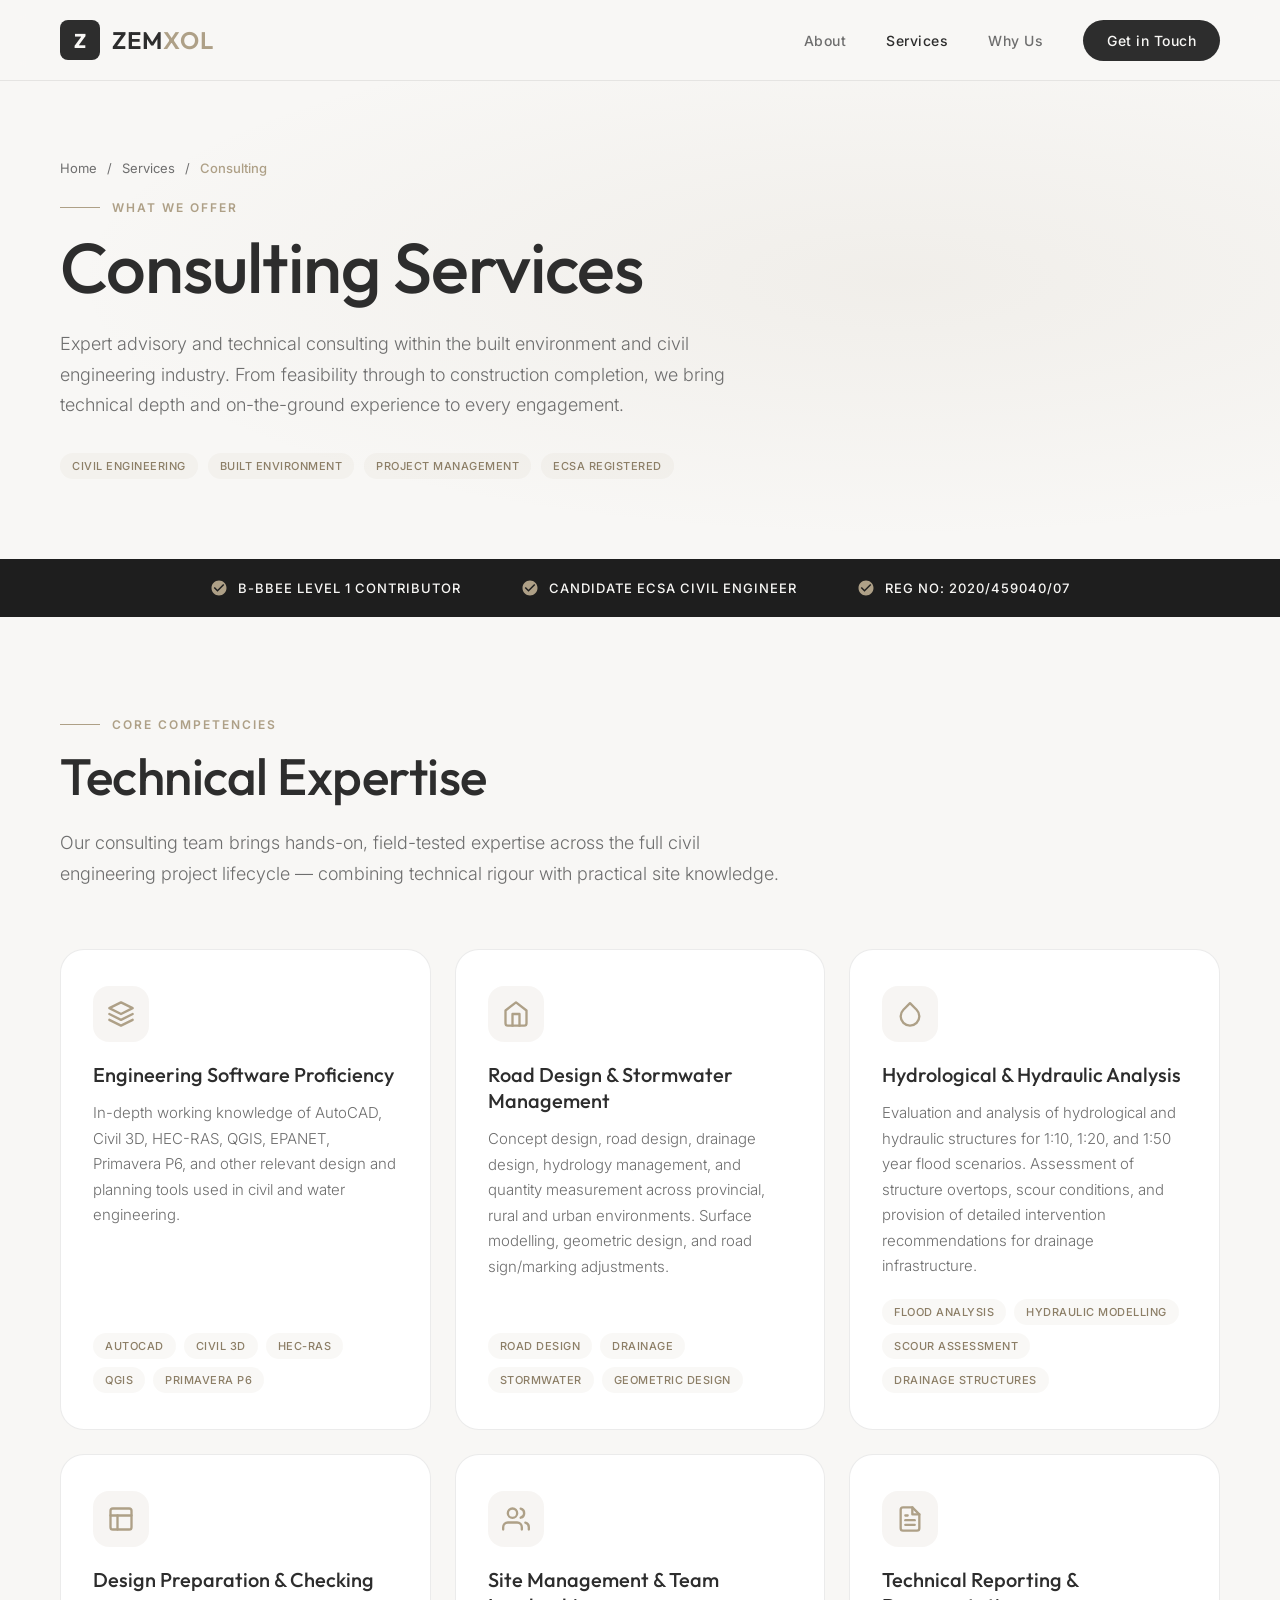
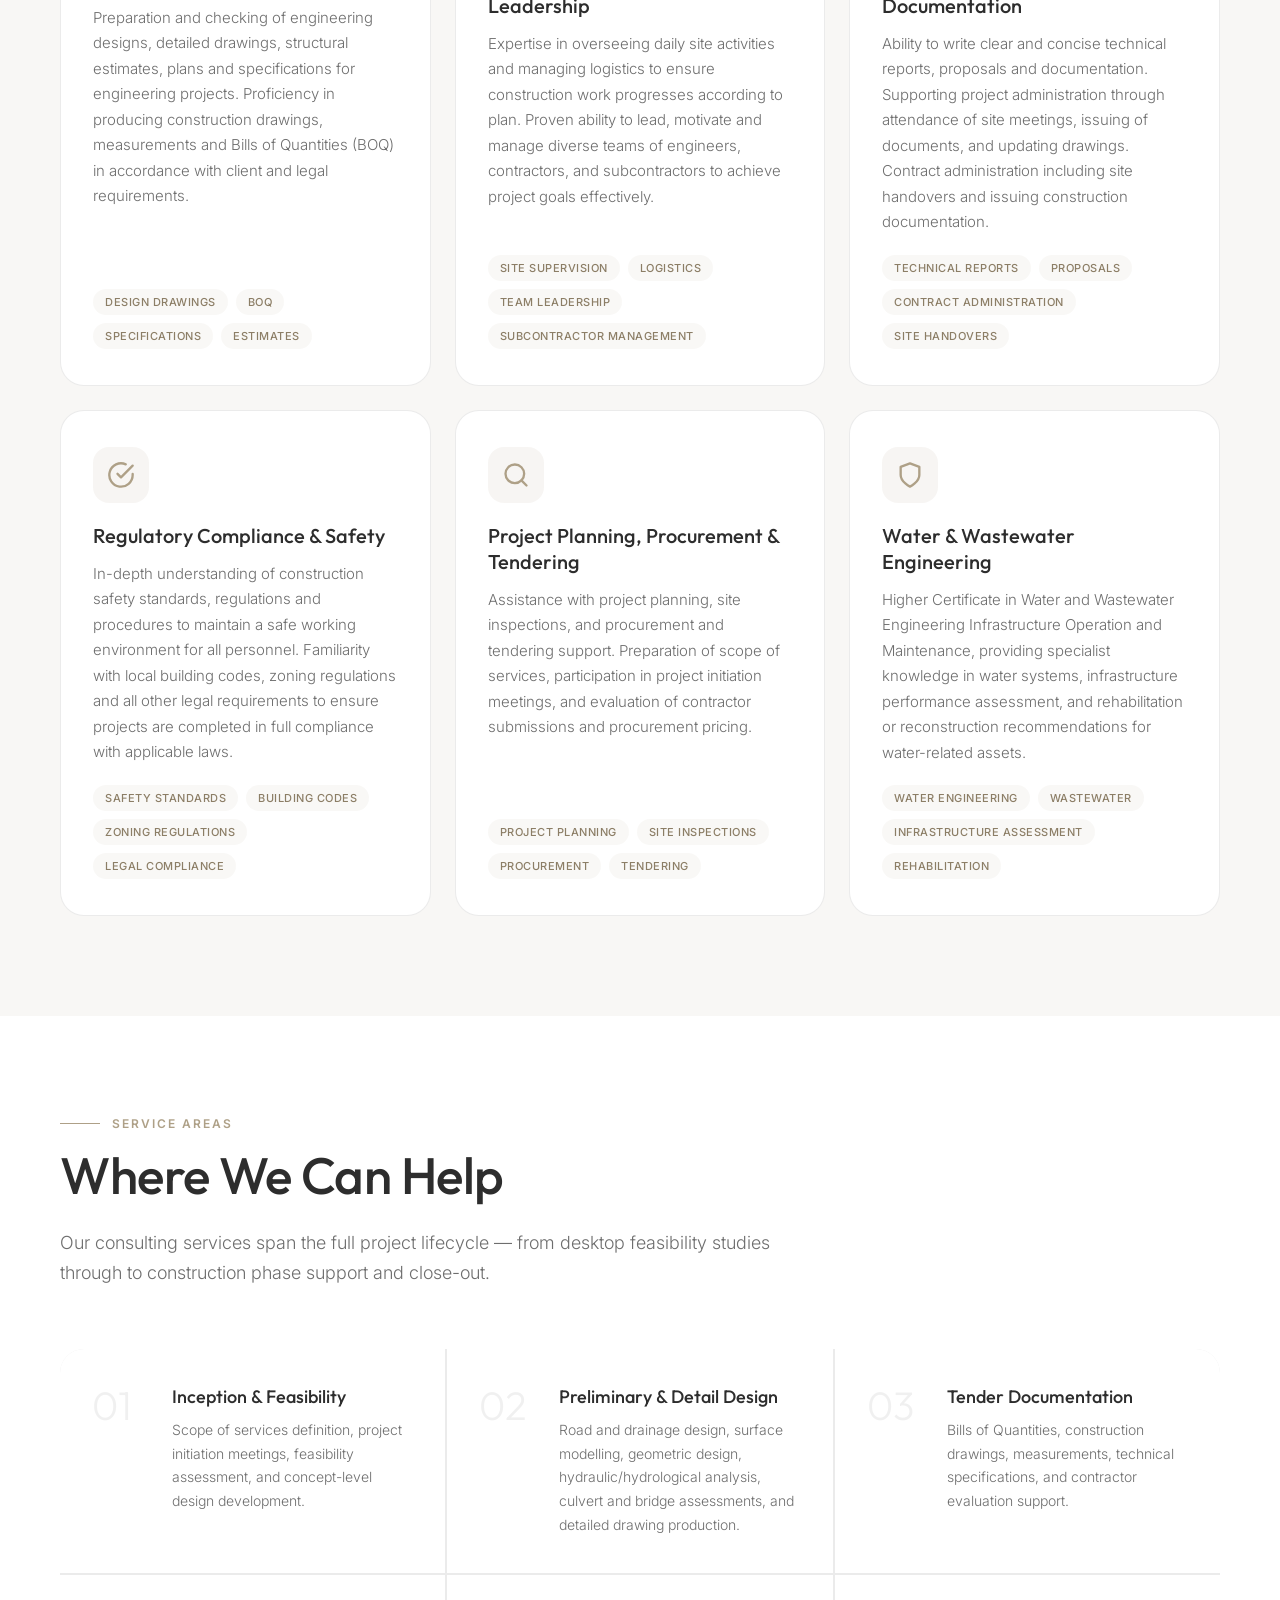
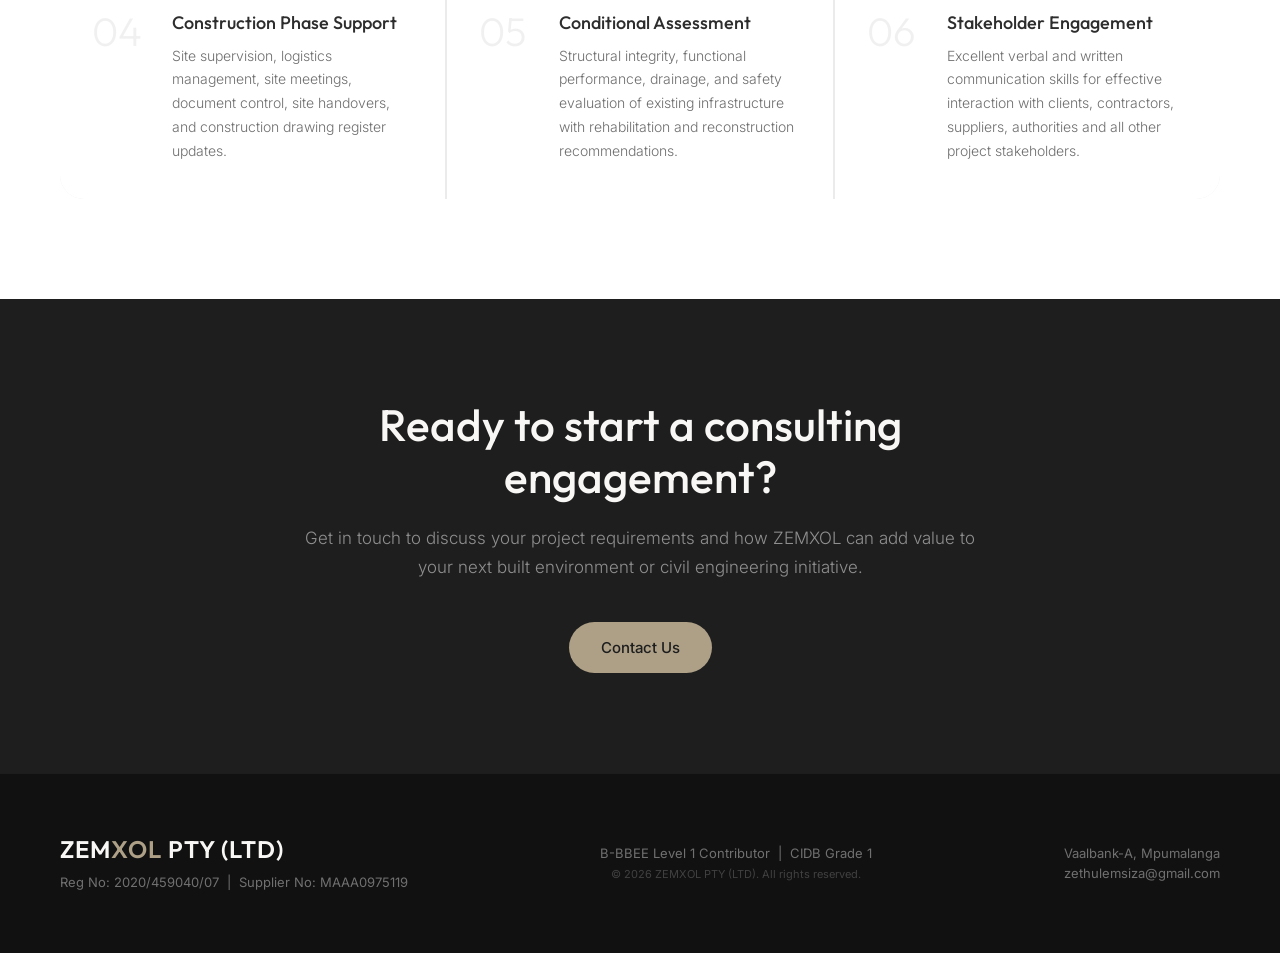
<file: consulting.html>
<!DOCTYPE html>
<html lang="en">
<head>
<meta charset="UTF-8">
<meta name="viewport" content="width=device-width, initial-scale=1.0">
<title>Consulting Services | ZEMXOL PTY (LTD)</title>
<meta name="description" content="ZEMXOL offers expert consulting services in the built environment and civil engineering industry — from road design and hydrology to project management and compliance.">
<link rel="stylesheet" href="style.css">
</head>
<body>

<!-- NAV -->
<nav>
  <a href="index.html" class="nav-logo">
    <div class="nav-logo-icon">Z</div>
    <div class="nav-logo-text">ZEM<span>XOL</span></div>
  </a>
  <ul class="nav-links">
    <li><a href="about.html">About</a></li>
    <li class="nav-dropdown-parent">
      <a href="index.html#services" class="nav-active">Services</a>
      <ul class="nav-dropdown">
        <li><a href="consulting.html">Consulting</a></li>
        <li><a href="construction.html">Construction</a></li>
        <li><a href="supply.html">Supply</a></li>
      </ul>
    </li>
    <li><a href="index.html#why">Why Us</a></li>
    <li><a href="index.html#contact" class="nav-cta">Get in Touch</a></li>
  </ul>
  <button class="mobile-menu-btn" aria-label="Toggle Menu">
    <span></span>
    <span></span>
    <span></span>
  </button>
</nav>

<!-- MOBILE NAVIGATION DRAWER -->
<div class="mobile-nav-overlay">
  <div class="mobile-nav-drawer">
    <button class="mobile-menu-close" aria-label="Close Menu">&times;</button>
    <ul class="mobile-nav-links">
      <li><a href="about.html">About</a></li>
      <li><a href="consulting.html">Consulting</a></li>
      <li><a href="construction.html">Construction</a></li>
      <li><a href="supply.html">Supply</a></li>
      <li><a href="index.html#why">Why Us</a></li>
      <li><a href="index.html#contact" class="nav-cta">Get in Touch</a></li>
    </ul>
  </div>
</div>

<!-- PAGE HERO -->
<section class="sp-hero">
  <div class="sp-hero-bg"></div>
  <div class="sp-hero-content">
    <div class="sp-breadcrumb">
      <a href="index.html">Home</a>
      <span>/</span>
      <a href="index.html#services">Services</a>
      <span>/</span>
      <span>Consulting</span>
    </div>
    <div class="section-label">What We Offer</div>
    <h1 class="sp-hero-title">Consulting Services</h1>
    <p class="sp-hero-sub">Expert advisory and technical consulting within the built environment and civil engineering industry. From feasibility through to construction completion, we bring technical depth and on-the-ground experience to every engagement.</p>
    <div class="sp-hero-tags">
      <span class="tag">Civil Engineering</span>
      <span class="tag">Built Environment</span>
      <span class="tag">Project Management</span>
      <span class="tag">ECSA Registered</span>
    </div>
  </div>
</section>

<!-- BBEE STRIP -->
<div class="bbee-strip">
  <div class="bbee-item">
    <svg viewBox="0 0 24 24"><path d="M12 2C6.48 2 2 6.48 2 12s4.48 10 10 10 10-4.48 10-10S17.52 2 12 2zm-2 15l-5-5 1.41-1.41L10 14.17l7.59-7.59L19 8l-9 9z"/></svg>
    B-BBEE Level 1 Contributor
  </div>
  <div class="bbee-item">
    <svg viewBox="0 0 24 24"><path d="M12 2C6.48 2 2 6.48 2 12s4.48 10 10 10 10-4.48 10-10S17.52 2 12 2zm-2 15l-5-5 1.41-1.41L10 14.17l7.59-7.59L19 8l-9 9z"/></svg>
    Candidate ECSA Civil Engineer
  </div>
  <div class="bbee-item">
    <svg viewBox="0 0 24 24"><path d="M12 2C6.48 2 2 6.48 2 12s4.48 10 10 10 10-4.48 10-10S17.52 2 12 2zm-2 15l-5-5 1.41-1.41L10 14.17l7.59-7.59L19 8l-9 9z"/></svg>
    Reg No: 2020/459040/07
  </div>
</div>

<!-- CORE COMPETENCIES -->
<section class="sp-section" style="background: var(--bg-primary);">
  <div class="sp-section-inner">
    <div class="section-label">Core Competencies</div>
    <h2 class="section-title">Technical Expertise</h2>
    <p class="sp-section-lead">Our consulting team brings hands-on, field-tested expertise across the full civil engineering project lifecycle — combining technical rigour with practical site knowledge.</p>

    <div class="capability-grid">

      <div class="capability-card">
        <div class="capability-icon">
          <svg viewBox="0 0 24 24" fill="none" stroke="currentColor" stroke-width="2" stroke-linecap="round" stroke-linejoin="round"><polygon points="12 2 2 7 12 12 22 7 12 2"></polygon><polyline points="2 17 12 22 22 17"></polyline><polyline points="2 12 12 17 22 12"></polyline></svg>
        </div>
        <h3 class="capability-title">Engineering Software Proficiency</h3>
        <p class="capability-desc">In-depth working knowledge of AutoCAD, Civil 3D, HEC-RAS, QGIS, EPANET, Primavera P6, and other relevant design and planning tools used in civil and water engineering.</p>
        <div class="capability-tags">
          <span class="tag">AutoCAD</span>
          <span class="tag">Civil 3D</span>
          <span class="tag">HEC-RAS</span>
          <span class="tag">QGIS</span>
          <span class="tag">Primavera P6</span>
        </div>
      </div>

      <div class="capability-card">
        <div class="capability-icon">
          <svg viewBox="0 0 24 24" fill="none" stroke="currentColor" stroke-width="2" stroke-linecap="round" stroke-linejoin="round"><path d="M3 9l9-7 9 7v11a2 2 0 0 1-2 2H5a2 2 0 0 1-2-2z"></path><polyline points="9 22 9 12 15 12 15 22"></polyline></svg>
        </div>
        <h3 class="capability-title">Road Design & Stormwater Management</h3>
        <p class="capability-desc">Concept design, road design, drainage design, hydrology management, and quantity measurement across provincial, rural and urban environments. Surface modelling, geometric design, and road sign/marking adjustments.</p>
        <div class="capability-tags">
          <span class="tag">Road Design</span>
          <span class="tag">Drainage</span>
          <span class="tag">Stormwater</span>
          <span class="tag">Geometric Design</span>
        </div>
      </div>

      <div class="capability-card">
        <div class="capability-icon">
          <svg viewBox="0 0 24 24" fill="none" stroke="currentColor" stroke-width="2" stroke-linecap="round" stroke-linejoin="round"><path d="M12 2.69l5.66 5.66a8 8 0 1 1-11.31 0z"></path></svg>
        </div>
        <h3 class="capability-title">Hydrological & Hydraulic Analysis</h3>
        <p class="capability-desc">Evaluation and analysis of hydrological and hydraulic structures for 1:10, 1:20, and 1:50 year flood scenarios. Assessment of structure overtops, scour conditions, and provision of detailed intervention recommendations for drainage infrastructure.</p>
        <div class="capability-tags">
          <span class="tag">Flood Analysis</span>
          <span class="tag">Hydraulic Modelling</span>
          <span class="tag">Scour Assessment</span>
          <span class="tag">Drainage Structures</span>
        </div>
      </div>

      <div class="capability-card">
        <div class="capability-icon">
          <svg viewBox="0 0 24 24" fill="none" stroke="currentColor" stroke-width="2" stroke-linecap="round" stroke-linejoin="round"><rect x="3" y="3" width="18" height="18" rx="2" ry="2"></rect><line x1="3" y1="9" x2="21" y2="9"></line><line x1="9" y1="21" x2="9" y2="9"></line></svg>
        </div>
        <h3 class="capability-title">Design Preparation & Checking</h3>
        <p class="capability-desc">Preparation and checking of engineering designs, detailed drawings, structural estimates, plans and specifications for engineering projects. Proficiency in producing construction drawings, measurements and Bills of Quantities (BOQ) in accordance with client and legal requirements.</p>
        <div class="capability-tags">
          <span class="tag">Design Drawings</span>
          <span class="tag">BOQ</span>
          <span class="tag">Specifications</span>
          <span class="tag">Estimates</span>
        </div>
      </div>

      <div class="capability-card">
        <div class="capability-icon">
          <svg viewBox="0 0 24 24" fill="none" stroke="currentColor" stroke-width="2" stroke-linecap="round" stroke-linejoin="round"><path d="M17 21v-2a4 4 0 0 0-4-4H5a4 4 0 0 0-4 4v2"></path><circle cx="9" cy="7" r="4"></circle><path d="M23 21v-2a4 4 0 0 0-3-3.87"></path><path d="M16 3.13a4 4 0 0 1 0 7.75"></path></svg>
        </div>
        <h3 class="capability-title">Site Management & Team Leadership</h3>
        <p class="capability-desc">Expertise in overseeing daily site activities and managing logistics to ensure construction work progresses according to plan. Proven ability to lead, motivate and manage diverse teams of engineers, contractors, and subcontractors to achieve project goals effectively.</p>
        <div class="capability-tags">
          <span class="tag">Site Supervision</span>
          <span class="tag">Logistics</span>
          <span class="tag">Team Leadership</span>
          <span class="tag">Subcontractor Management</span>
        </div>
      </div>

      <div class="capability-card">
        <div class="capability-icon">
          <svg viewBox="0 0 24 24" fill="none" stroke="currentColor" stroke-width="2" stroke-linecap="round" stroke-linejoin="round"><path d="M14 2H6a2 2 0 0 0-2 2v16a2 2 0 0 0 2 2h12a2 2 0 0 0 2-2V8z"></path><polyline points="14 2 14 8 20 8"></polyline><line x1="16" y1="13" x2="8" y2="13"></line><line x1="16" y1="17" x2="8" y2="17"></line><polyline points="10 9 9 9 8 9"></polyline></svg>
        </div>
        <h3 class="capability-title">Technical Reporting & Documentation</h3>
        <p class="capability-desc">Ability to write clear and concise technical reports, proposals and documentation. Supporting project administration through attendance of site meetings, issuing of documents, and updating drawings. Contract administration including site handovers and issuing construction documentation.</p>
        <div class="capability-tags">
          <span class="tag">Technical Reports</span>
          <span class="tag">Proposals</span>
          <span class="tag">Contract Administration</span>
          <span class="tag">Site Handovers</span>
        </div>
      </div>

      <div class="capability-card">
        <div class="capability-icon">
          <svg viewBox="0 0 24 24" fill="none" stroke="currentColor" stroke-width="2" stroke-linecap="round" stroke-linejoin="round"><path d="M22 11.08V12a10 10 0 1 1-5.93-9.14"></path><polyline points="22 4 12 14.01 9 11.01"></polyline></svg>
        </div>
        <h3 class="capability-title">Regulatory Compliance & Safety</h3>
        <p class="capability-desc">In-depth understanding of construction safety standards, regulations and procedures to maintain a safe working environment for all personnel. Familiarity with local building codes, zoning regulations and all other legal requirements to ensure projects are completed in full compliance with applicable laws.</p>
        <div class="capability-tags">
          <span class="tag">Safety Standards</span>
          <span class="tag">Building Codes</span>
          <span class="tag">Zoning Regulations</span>
          <span class="tag">Legal Compliance</span>
        </div>
      </div>

      <div class="capability-card">
        <div class="capability-icon">
          <svg viewBox="0 0 24 24" fill="none" stroke="currentColor" stroke-width="2" stroke-linecap="round" stroke-linejoin="round"><circle cx="11" cy="11" r="8"></circle><line x1="21" y1="21" x2="16.65" y2="16.65"></line></svg>
        </div>
        <h3 class="capability-title">Project Planning, Procurement & Tendering</h3>
        <p class="capability-desc">Assistance with project planning, site inspections, and procurement and tendering support. Preparation of scope of services, participation in project initiation meetings, and evaluation of contractor submissions and procurement pricing.</p>
        <div class="capability-tags">
          <span class="tag">Project Planning</span>
          <span class="tag">Site Inspections</span>
          <span class="tag">Procurement</span>
          <span class="tag">Tendering</span>
        </div>
      </div>

      <div class="capability-card">
        <div class="capability-icon">
          <svg viewBox="0 0 24 24" fill="none" stroke="currentColor" stroke-width="2" stroke-linecap="round" stroke-linejoin="round"><path d="M12 22s8-4 8-10V5l-8-3-8 3v7c0 6 8 10 8 10z"></path></svg>
        </div>
        <h3 class="capability-title">Water & Wastewater Engineering</h3>
        <p class="capability-desc">Higher Certificate in Water and Wastewater Engineering Infrastructure Operation and Maintenance, providing specialist knowledge in water systems, infrastructure performance assessment, and rehabilitation or reconstruction recommendations for water-related assets.</p>
        <div class="capability-tags">
          <span class="tag">Water Engineering</span>
          <span class="tag">Wastewater</span>
          <span class="tag">Infrastructure Assessment</span>
          <span class="tag">Rehabilitation</span>
        </div>
      </div>

    </div>
  </div>
</section>

<!-- SERVICE AREAS -->
<section class="sp-section" style="background: var(--bg-secondary);">
  <div class="sp-section-inner">
    <div class="section-label">Service Areas</div>
    <h2 class="section-title">Where We Can Help</h2>
    <p class="sp-section-lead">Our consulting services span the full project lifecycle — from desktop feasibility studies through to construction phase support and close-out.</p>

    <div class="service-areas-grid">
      <div class="service-area-item">
        <div class="service-area-num">01</div>
        <div class="service-area-body">
          <h3>Inception & Feasibility</h3>
          <p>Scope of services definition, project initiation meetings, feasibility assessment, and concept-level design development.</p>
        </div>
      </div>
      <div class="service-area-item">
        <div class="service-area-num">02</div>
        <div class="service-area-body">
          <h3>Preliminary & Detail Design</h3>
          <p>Road and drainage design, surface modelling, geometric design, hydraulic/hydrological analysis, culvert and bridge assessments, and detailed drawing production.</p>
        </div>
      </div>
      <div class="service-area-item">
        <div class="service-area-num">03</div>
        <div class="service-area-body">
          <h3>Tender Documentation</h3>
          <p>Bills of Quantities, construction drawings, measurements, technical specifications, and contractor evaluation support.</p>
        </div>
      </div>
      <div class="service-area-item">
        <div class="service-area-num">04</div>
        <div class="service-area-body">
          <h3>Construction Phase Support</h3>
          <p>Site supervision, logistics management, site meetings, document control, site handovers, and construction drawing register updates.</p>
        </div>
      </div>
      <div class="service-area-item">
        <div class="service-area-num">05</div>
        <div class="service-area-body">
          <h3>Conditional Assessment</h3>
          <p>Structural integrity, functional performance, drainage, and safety evaluation of existing infrastructure with rehabilitation and reconstruction recommendations.</p>
        </div>
      </div>
      <div class="service-area-item">
        <div class="service-area-num">06</div>
        <div class="service-area-body">
          <h3>Stakeholder Engagement</h3>
          <p>Excellent verbal and written communication skills for effective interaction with clients, contractors, suppliers, authorities and all other project stakeholders.</p>
        </div>
      </div>
    </div>
  </div>
</section>

<!-- CTA -->
<section class="sp-cta-section">
  <div class="sp-cta-inner">
    <h2>Ready to start a consulting engagement?</h2>
    <p>Get in touch to discuss your project requirements and how ZEMXOL can add value to your next built environment or civil engineering initiative.</p>
    <a href="index.html#contact" class="btn-primary">Contact Us</a>
  </div>
</section>

<!-- FOOTER -->
<footer>
  <div>
    <div class="footer-brand">ZEM<span>XOL</span> PTY (LTD)</div>
    <div class="footer-reg">Reg No: 2020/459040/07 &nbsp;|&nbsp; Supplier No: MAAA0975119</div>
  </div>
  <div class="footer-mid">
    B-BBEE Level 1 Contributor &nbsp;|&nbsp; CIDB Grade 1<br>
    <span style="font-size:11px; color:rgba(255,255,255,0.2);">© 2026 ZEMXOL PTY (LTD). All rights reserved.</span>
  </div>
  <div class="footer-right">
    Vaalbank-A, Mpumalanga<br>
    <a href="mailto:zethulemsiza@gmail.com" style="color:rgba(255,255,255,0.4); text-decoration:none;">zethulemsiza@gmail.com</a>
  </div>
</footer>

<script src="script.js"></script>
</body>
</html>
</file>
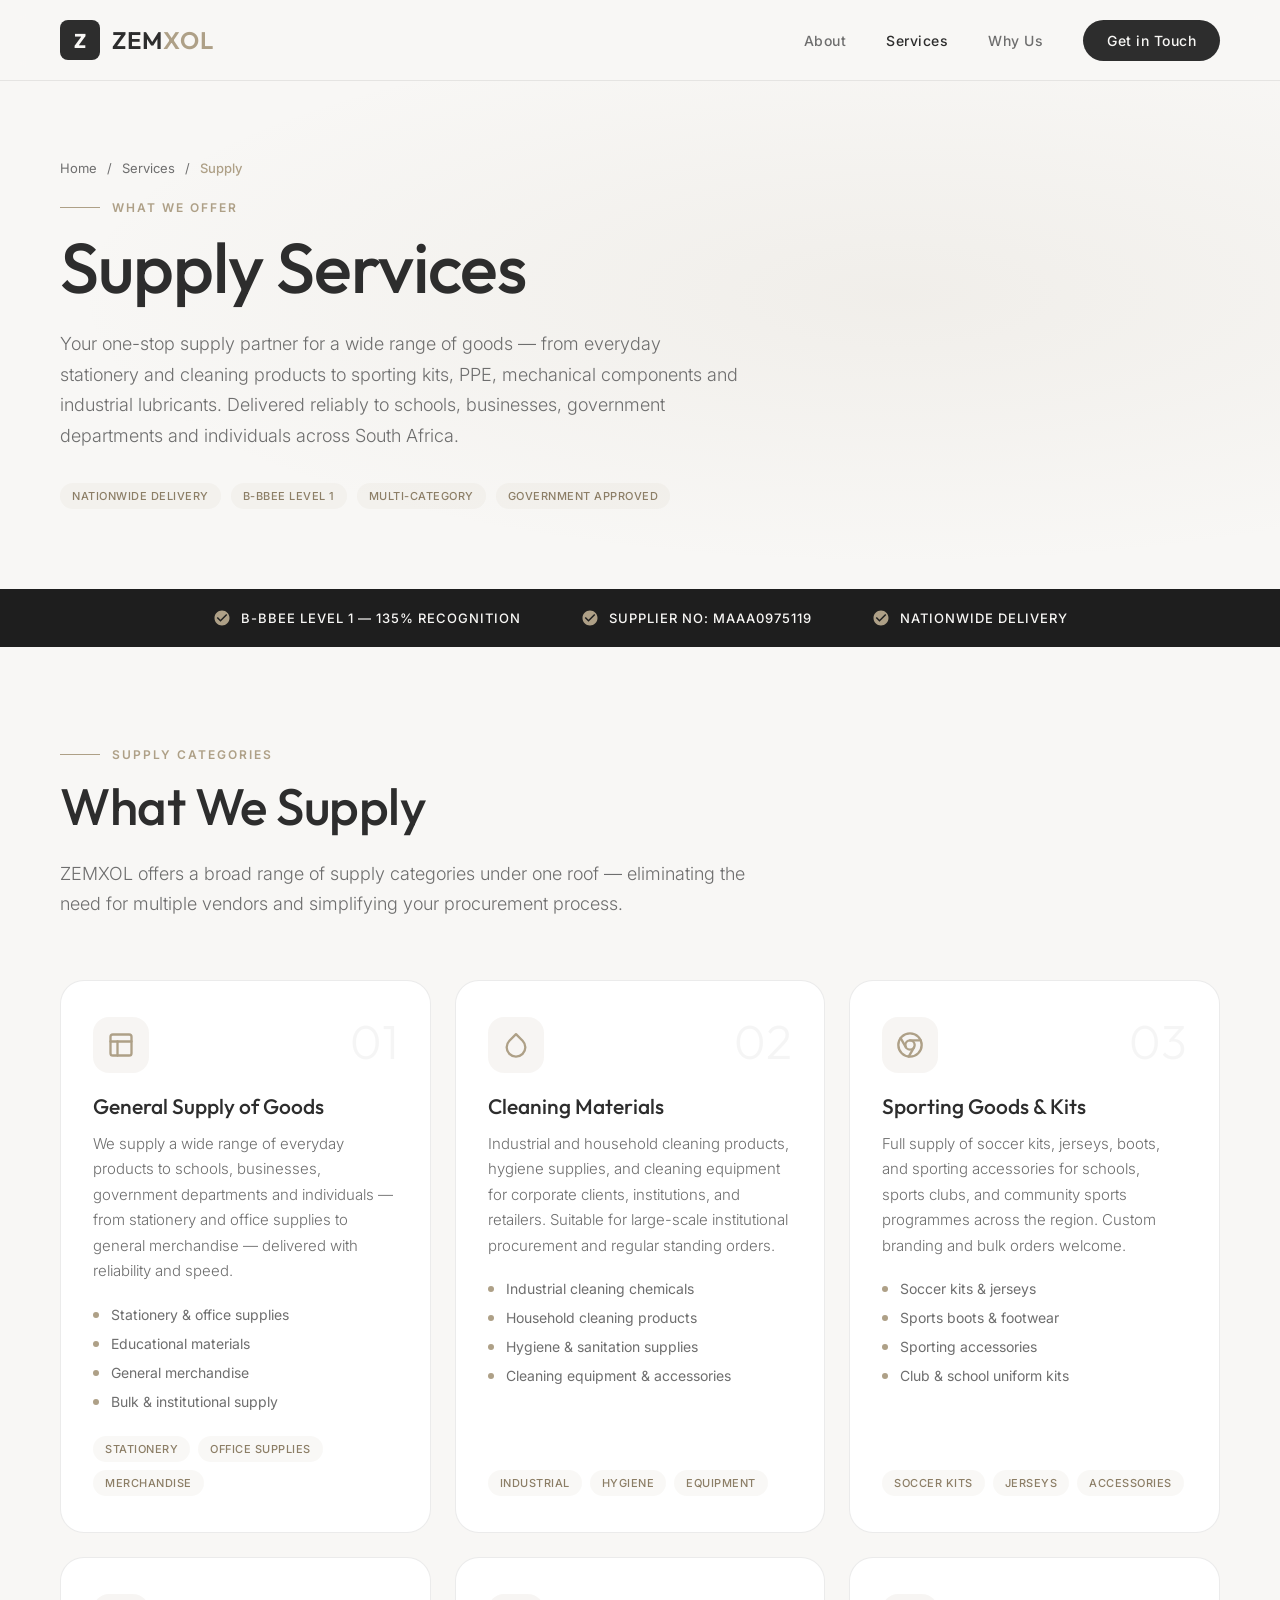
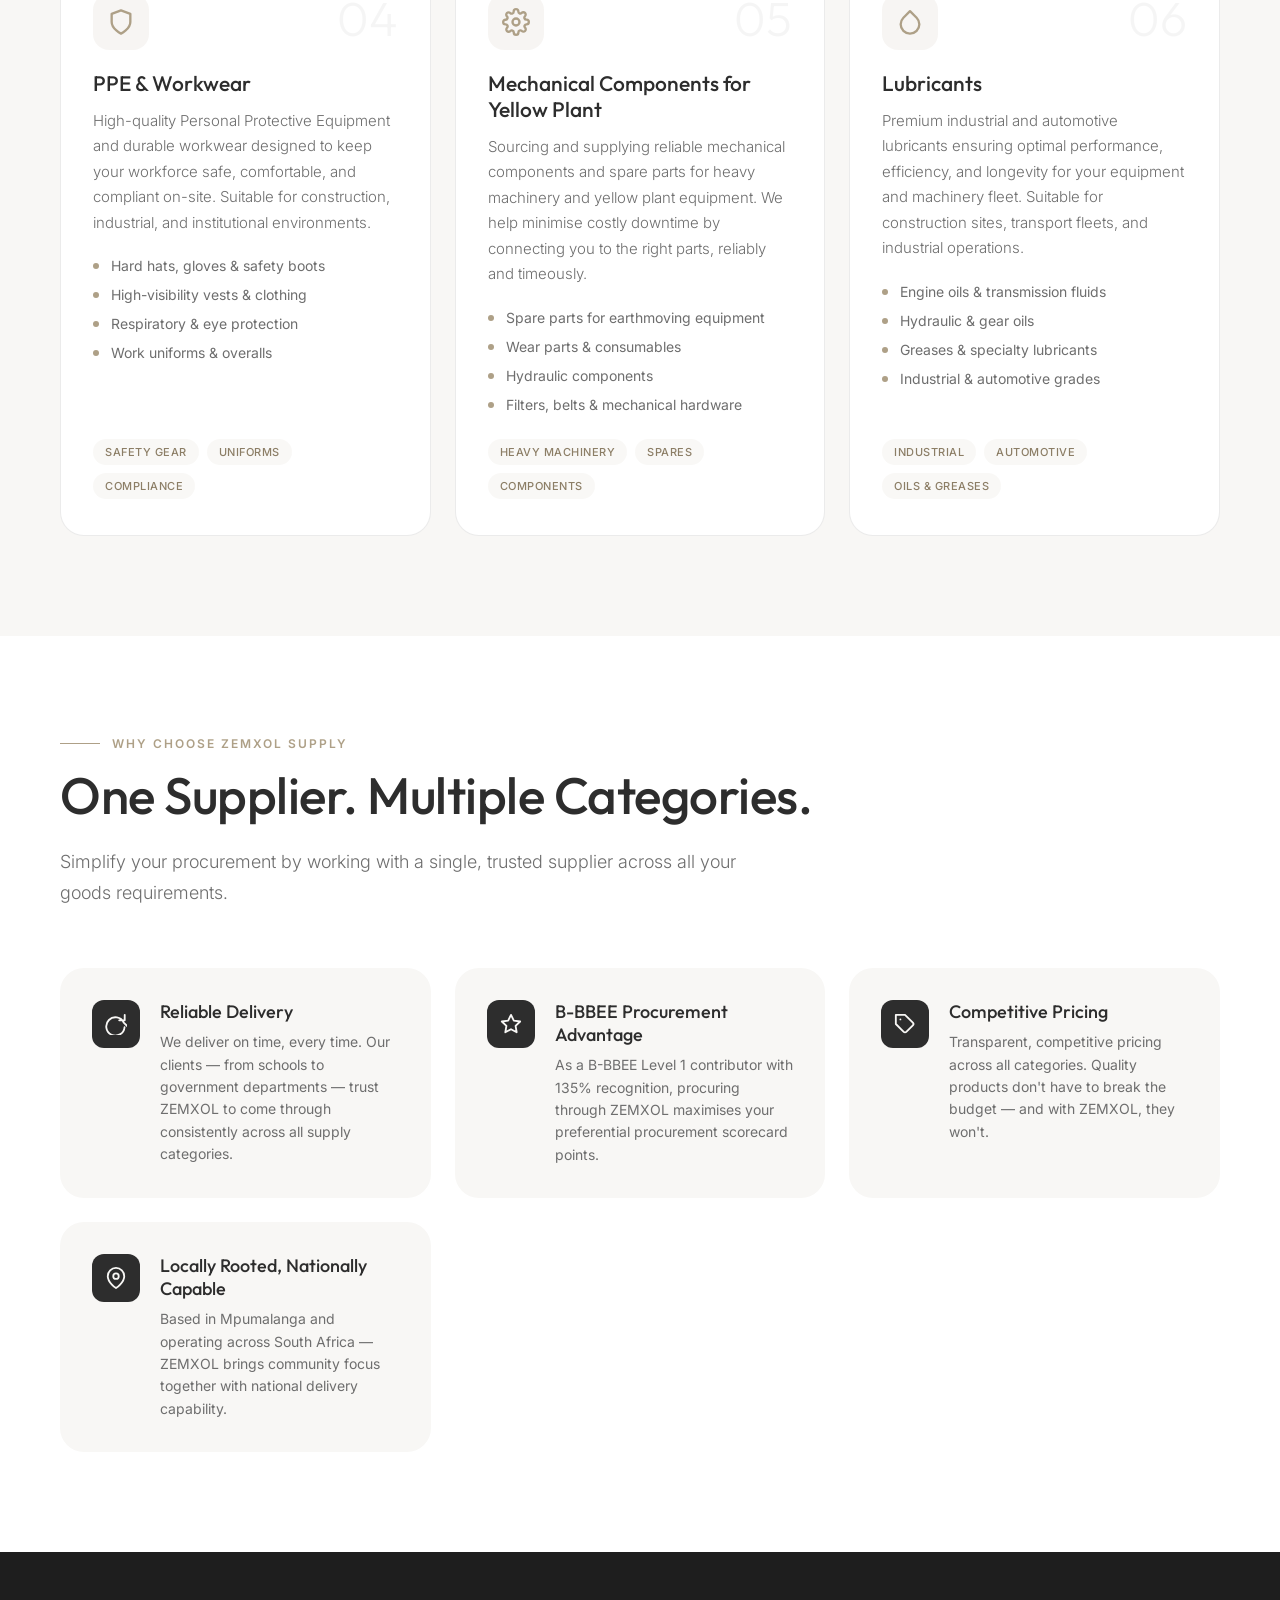
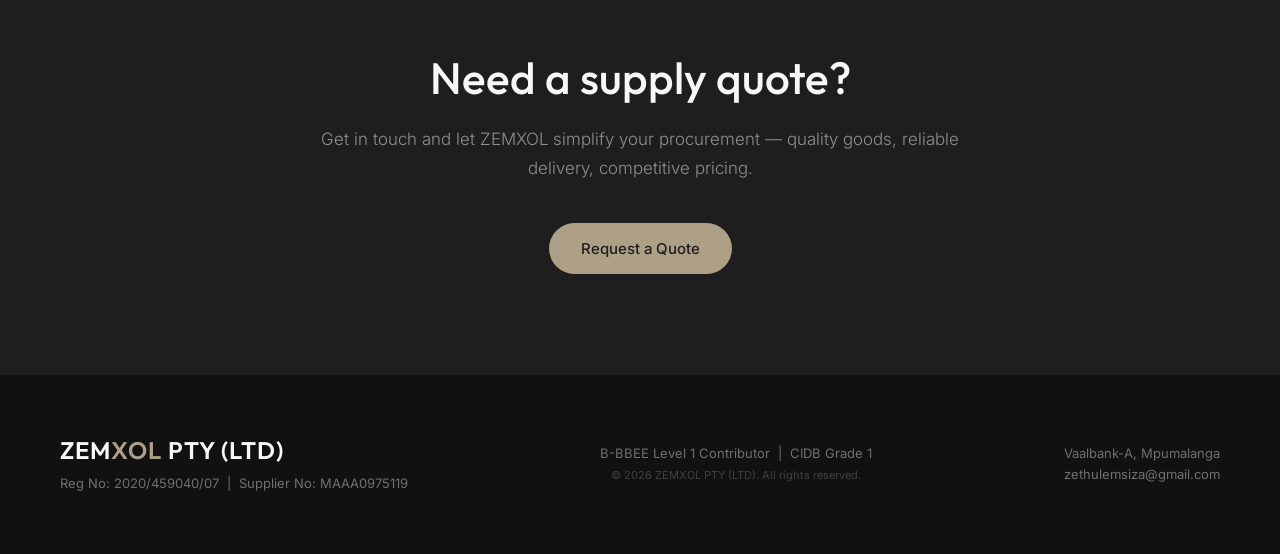
<file: supply.html>
<!DOCTYPE html>
<html lang="en">
<head>
<meta charset="UTF-8">
<meta name="viewport" content="width=device-width, initial-scale=1.0">
<title>Supply Services | ZEMXOL PTY (LTD)</title>
<meta name="description" content="ZEMXOL supplies a wide range of goods including stationery, cleaning materials, sporting goods, PPE, workwear, mechanical components and lubricants — delivered with reliability nationwide.">
<link rel="stylesheet" href="style.css">
</head>
<body>

<!-- NAV -->
<nav>
  <a href="index.html" class="nav-logo">
    <div class="nav-logo-icon">Z</div>
    <div class="nav-logo-text">ZEM<span>XOL</span></div>
  </a>
  <ul class="nav-links">
    <li><a href="about.html">About</a></li>
    <li class="nav-dropdown-parent">
      <a href="index.html#services" class="nav-active">Services</a>
      <ul class="nav-dropdown">
        <li><a href="consulting.html">Consulting</a></li>
        <li><a href="construction.html">Construction</a></li>
        <li><a href="supply.html">Supply</a></li>
      </ul>
    </li>
    <li><a href="index.html#why">Why Us</a></li>
    <li><a href="index.html#contact" class="nav-cta">Get in Touch</a></li>
  </ul>
  <button class="mobile-menu-btn" aria-label="Toggle Menu">
    <span></span>
    <span></span>
    <span></span>
  </button>
</nav>

<!-- MOBILE NAVIGATION DRAWER -->
<div class="mobile-nav-overlay">
  <div class="mobile-nav-drawer">
    <button class="mobile-menu-close" aria-label="Close Menu">&times;</button>
    <ul class="mobile-nav-links">
      <li><a href="about.html">About</a></li>
      <li><a href="consulting.html">Consulting</a></li>
      <li><a href="construction.html">Construction</a></li>
      <li><a href="supply.html">Supply</a></li>
      <li><a href="index.html#why">Why Us</a></li>
      <li><a href="index.html#contact" class="nav-cta">Get in Touch</a></li>
    </ul>
  </div>
</div>

<!-- PAGE HERO -->
<section class="sp-hero">
  <div class="sp-hero-bg"></div>
  <div class="sp-hero-content">
    <div class="sp-breadcrumb">
      <a href="index.html">Home</a>
      <span>/</span>
      <a href="index.html#services">Services</a>
      <span>/</span>
      <span>Supply</span>
    </div>
    <div class="section-label">What We Offer</div>
    <h1 class="sp-hero-title">Supply Services</h1>
    <p class="sp-hero-sub">Your one-stop supply partner for a wide range of goods — from everyday stationery and cleaning products to sporting kits, PPE, mechanical components and industrial lubricants. Delivered reliably to schools, businesses, government departments and individuals across South Africa.</p>
    <div class="sp-hero-tags">
      <span class="tag">Nationwide Delivery</span>
      <span class="tag">B-BBEE Level 1</span>
      <span class="tag">Multi-Category</span>
      <span class="tag">Government Approved</span>
    </div>
  </div>
</section>

<!-- BBEE STRIP -->
<div class="bbee-strip">
  <div class="bbee-item">
    <svg viewBox="0 0 24 24"><path d="M12 2C6.48 2 2 6.48 2 12s4.48 10 10 10 10-4.48 10-10S17.52 2 12 2zm-2 15l-5-5 1.41-1.41L10 14.17l7.59-7.59L19 8l-9 9z"/></svg>
    B-BBEE Level 1 — 135% Recognition
  </div>
  <div class="bbee-item">
    <svg viewBox="0 0 24 24"><path d="M12 2C6.48 2 2 6.48 2 12s4.48 10 10 10 10-4.48 10-10S17.52 2 12 2zm-2 15l-5-5 1.41-1.41L10 14.17l7.59-7.59L19 8l-9 9z"/></svg>
    Supplier No: MAAA0975119
  </div>
  <div class="bbee-item">
    <svg viewBox="0 0 24 24"><path d="M12 2C6.48 2 2 6.48 2 12s4.48 10 10 10 10-4.48 10-10S17.52 2 12 2zm-2 15l-5-5 1.41-1.41L10 14.17l7.59-7.59L19 8l-9 9z"/></svg>
    Nationwide Delivery
  </div>
</div>

<!-- SUPPLY CATEGORIES -->
<section class="sp-section" style="background: var(--bg-primary);">
  <div class="sp-section-inner">
    <div class="section-label">Supply Categories</div>
    <h2 class="section-title">What We Supply</h2>
    <p class="sp-section-lead">ZEMXOL offers a broad range of supply categories under one roof — eliminating the need for multiple vendors and simplifying your procurement process.</p>

    <div class="supply-grid">

      <div class="supply-card">
        <div class="supply-card-header">
          <div class="supply-icon">
            <svg viewBox="0 0 24 24" fill="none" stroke="currentColor" stroke-width="2" stroke-linecap="round" stroke-linejoin="round"><rect x="3" y="3" width="18" height="18" rx="2" ry="2"></rect><line x1="3" y1="9" x2="21" y2="9"></line><line x1="9" y1="21" x2="9" y2="9"></line></svg>
          </div>
          <span class="supply-num">01</span>
        </div>
        <h3 class="supply-title">General Supply of Goods</h3>
        <p class="supply-desc">We supply a wide range of everyday products to schools, businesses, government departments and individuals — from stationery and office supplies to general merchandise — delivered with reliability and speed.</p>
        <ul class="supply-list">
          <li>Stationery &amp; office supplies</li>
          <li>Educational materials</li>
          <li>General merchandise</li>
          <li>Bulk &amp; institutional supply</li>
        </ul>
        <div class="supply-tags">
          <span class="tag">Stationery</span>
          <span class="tag">Office Supplies</span>
          <span class="tag">Merchandise</span>
        </div>
      </div>

      <div class="supply-card">
        <div class="supply-card-header">
          <div class="supply-icon">
            <svg viewBox="0 0 24 24" fill="none" stroke="currentColor" stroke-width="2" stroke-linecap="round" stroke-linejoin="round"><path d="M12 2.69l5.66 5.66a8 8 0 1 1-11.31 0z"></path></svg>
          </div>
          <span class="supply-num">02</span>
        </div>
        <h3 class="supply-title">Cleaning Materials</h3>
        <p class="supply-desc">Industrial and household cleaning products, hygiene supplies, and cleaning equipment for corporate clients, institutions, and retailers. Suitable for large-scale institutional procurement and regular standing orders.</p>
        <ul class="supply-list">
          <li>Industrial cleaning chemicals</li>
          <li>Household cleaning products</li>
          <li>Hygiene &amp; sanitation supplies</li>
          <li>Cleaning equipment &amp; accessories</li>
        </ul>
        <div class="supply-tags">
          <span class="tag">Industrial</span>
          <span class="tag">Hygiene</span>
          <span class="tag">Equipment</span>
        </div>
      </div>

      <div class="supply-card">
        <div class="supply-card-header">
          <div class="supply-icon">
            <svg viewBox="0 0 24 24" fill="none" stroke="currentColor" stroke-width="2" stroke-linecap="round" stroke-linejoin="round"><circle cx="12" cy="12" r="10"></circle><circle cx="12" cy="12" r="4"></circle><line x1="21.17" y1="8" x2="12" y2="8"></line><line x1="3.95" y1="6.06" x2="8.54" y2="14"></line><line x1="10.88" y1="21.94" x2="15.46" y2="14"></line></svg>
          </div>
          <span class="supply-num">03</span>
        </div>
        <h3 class="supply-title">Sporting Goods &amp; Kits</h3>
        <p class="supply-desc">Full supply of soccer kits, jerseys, boots, and sporting accessories for schools, sports clubs, and community sports programmes across the region. Custom branding and bulk orders welcome.</p>
        <ul class="supply-list">
          <li>Soccer kits &amp; jerseys</li>
          <li>Sports boots &amp; footwear</li>
          <li>Sporting accessories</li>
          <li>Club &amp; school uniform kits</li>
        </ul>
        <div class="supply-tags">
          <span class="tag">Soccer Kits</span>
          <span class="tag">Jerseys</span>
          <span class="tag">Accessories</span>
        </div>
      </div>

      <div class="supply-card">
        <div class="supply-card-header">
          <div class="supply-icon">
            <svg viewBox="0 0 24 24" fill="none" stroke="currentColor" stroke-width="2" stroke-linecap="round" stroke-linejoin="round"><path d="M12 22s8-4 8-10V5l-8-3-8 3v7c0 6 8 10 8 10z"></path></svg>
          </div>
          <span class="supply-num">04</span>
        </div>
        <h3 class="supply-title">PPE &amp; Workwear</h3>
        <p class="supply-desc">High-quality Personal Protective Equipment and durable workwear designed to keep your workforce safe, comfortable, and compliant on-site. Suitable for construction, industrial, and institutional environments.</p>
        <ul class="supply-list">
          <li>Hard hats, gloves &amp; safety boots</li>
          <li>High-visibility vests &amp; clothing</li>
          <li>Respiratory &amp; eye protection</li>
          <li>Work uniforms &amp; overalls</li>
        </ul>
        <div class="supply-tags">
          <span class="tag">Safety Gear</span>
          <span class="tag">Uniforms</span>
          <span class="tag">Compliance</span>
        </div>
      </div>

      <div class="supply-card">
        <div class="supply-card-header">
          <div class="supply-icon">
            <svg viewBox="0 0 24 24" fill="none" stroke="currentColor" stroke-width="2" stroke-linecap="round" stroke-linejoin="round"><circle cx="12" cy="12" r="3"></circle><path d="M19.4 15a1.65 1.65 0 0 0 .33 1.82l.06.06a2 2 0 0 1 0 2.83 2 2 0 0 1-2.83 0l-.06-.06a1.65 1.65 0 0 0-1.82-.33 1.65 1.65 0 0 0-1 1.51V21a2 2 0 0 1-2 2 2 2 0 0 1-2-2v-.09A1.65 1.65 0 0 0 9 19.4a1.65 1.65 0 0 0-1.82.33l-.06.06a2 2 0 0 1-2.83 0 2 2 0 0 1 0-2.83l.06-.06a1.65 1.65 0 0 0 .33-1.82 1.65 1.65 0 0 0-1.51-1H3a2 2 0 0 1-2-2 2 2 0 0 1 2-2h.09A1.65 1.65 0 0 0 4.6 9a1.65 1.65 0 0 0-.33-1.82l-.06-.06a2 2 0 0 1 0-2.83 2 2 0 0 1 2.83 0l.06.06a1.65 1.65 0 0 0 1.82.33H9a1.65 1.65 0 0 0 1-1.51V3a2 2 0 0 1 2-2 2 2 0 0 1 2 2v.09a1.65 1.65 0 0 0 1 1.51 1.65 1.65 0 0 0 1.82-.33l.06-.06a2 2 0 0 1 2.83 0 2 2 0 0 1 0 2.83l-.06.06a1.65 1.65 0 0 0-.33 1.82V9a1.65 1.65 0 0 0 1.51 1H21a2 2 0 0 1 2 2 2 2 0 0 1-2 2h-.09a1.65 1.65 0 0 0-1.51 1z"></path></svg>
          </div>
          <span class="supply-num">05</span>
        </div>
        <h3 class="supply-title">Mechanical Components for Yellow Plant</h3>
        <p class="supply-desc">Sourcing and supplying reliable mechanical components and spare parts for heavy machinery and yellow plant equipment. We help minimise costly downtime by connecting you to the right parts, reliably and timeously.</p>
        <ul class="supply-list">
          <li>Spare parts for earthmoving equipment</li>
          <li>Wear parts &amp; consumables</li>
          <li>Hydraulic components</li>
          <li>Filters, belts &amp; mechanical hardware</li>
        </ul>
        <div class="supply-tags">
          <span class="tag">Heavy Machinery</span>
          <span class="tag">Spares</span>
          <span class="tag">Components</span>
        </div>
      </div>

      <div class="supply-card">
        <div class="supply-card-header">
          <div class="supply-icon">
            <svg viewBox="0 0 24 24" fill="none" stroke="currentColor" stroke-width="2" stroke-linecap="round" stroke-linejoin="round"><path d="M12 2.69l5.66 5.66a8 8 0 1 1-11.31 0z"></path></svg>
          </div>
          <span class="supply-num">06</span>
        </div>
        <h3 class="supply-title">Lubricants</h3>
        <p class="supply-desc">Premium industrial and automotive lubricants ensuring optimal performance, efficiency, and longevity for your equipment and machinery fleet. Suitable for construction sites, transport fleets, and industrial operations.</p>
        <ul class="supply-list">
          <li>Engine oils &amp; transmission fluids</li>
          <li>Hydraulic &amp; gear oils</li>
          <li>Greases &amp; specialty lubricants</li>
          <li>Industrial &amp; automotive grades</li>
        </ul>
        <div class="supply-tags">
          <span class="tag">Industrial</span>
          <span class="tag">Automotive</span>
          <span class="tag">Oils &amp; Greases</span>
        </div>
      </div>

    </div>
  </div>
</section>

<!-- WHY SUPPLY WITH US -->
<section class="sp-section" style="background: var(--bg-secondary);">
  <div class="sp-section-inner">
    <div class="section-label">Why Choose ZEMXOL Supply</div>
    <h2 class="section-title">One Supplier. Multiple Categories.</h2>
    <p class="sp-section-lead">Simplify your procurement by working with a single, trusted supplier across all your goods requirements.</p>

    <div class="why-supply-grid">
      <div class="why-supply-item">
        <div class="why-supply-icon">
          <svg viewBox="0 0 24 24" fill="none" stroke="currentColor" stroke-width="2" stroke-linecap="round" stroke-linejoin="round"><path d="M21.5 2v6h-6M21.34 15.57a10 10 0 1 1-.92-5.15l5.08 5.08"/></svg>
        </div>
        <div>
          <div class="why-supply-title">Reliable Delivery</div>
          <div class="why-supply-text">We deliver on time, every time. Our clients — from schools to government departments — trust ZEMXOL to come through consistently across all supply categories.</div>
        </div>
      </div>
      <div class="why-supply-item">
        <div class="why-supply-icon">
          <svg viewBox="0 0 24 24" fill="none" stroke="currentColor" stroke-width="2" stroke-linecap="round" stroke-linejoin="round"><polygon points="12 2 15.09 8.26 22 9.27 17 14.14 18.18 21.02 12 17.77 5.82 21.02 7 14.14 2 9.27 8.91 8.26 12 2"></polygon></svg>
        </div>
        <div>
          <div class="why-supply-title">B-BBEE Procurement Advantage</div>
          <div class="why-supply-text">As a B-BBEE Level 1 contributor with 135% recognition, procuring through ZEMXOL maximises your preferential procurement scorecard points.</div>
        </div>
      </div>
      <div class="why-supply-item">
        <div class="why-supply-icon">
          <svg viewBox="0 0 24 24" fill="none" stroke="currentColor" stroke-width="2" stroke-linecap="round" stroke-linejoin="round"><path d="M20.59 13.41l-7.17 7.17a2 2 0 0 1-2.83 0L2 12V2h10l8.59 8.59a2 2 0 0 1 0 2.82z"></path><line x1="7" y1="7" x2="7.01" y2="7"></line></svg>
        </div>
        <div>
          <div class="why-supply-title">Competitive Pricing</div>
          <div class="why-supply-text">Transparent, competitive pricing across all categories. Quality products don't have to break the budget — and with ZEMXOL, they won't.</div>
        </div>
      </div>
      <div class="why-supply-item">
        <div class="why-supply-icon">
          <svg viewBox="0 0 24 24" fill="none" stroke="currentColor" stroke-width="2" stroke-linecap="round" stroke-linejoin="round"><path d="M21 10c0 7-9 13-9 13s-9-6-9-13a9 9 0 0 1 18 0z"></path><circle cx="12" cy="10" r="3"></circle></svg>
        </div>
        <div>
          <div class="why-supply-title">Locally Rooted, Nationally Capable</div>
          <div class="why-supply-text">Based in Mpumalanga and operating across South Africa — ZEMXOL brings community focus together with national delivery capability.</div>
        </div>
      </div>
    </div>
  </div>
</section>

<!-- CTA -->
<section class="sp-cta-section">
  <div class="sp-cta-inner">
    <h2>Need a supply quote?</h2>
    <p>Get in touch and let ZEMXOL simplify your procurement — quality goods, reliable delivery, competitive pricing.</p>
    <a href="index.html#contact" class="btn-primary">Request a Quote</a>
  </div>
</section>

<!-- FOOTER -->
<footer>
  <div>
    <div class="footer-brand">ZEM<span>XOL</span> PTY (LTD)</div>
    <div class="footer-reg">Reg No: 2020/459040/07 &nbsp;|&nbsp; Supplier No: MAAA0975119</div>
  </div>
  <div class="footer-mid">
    B-BBEE Level 1 Contributor &nbsp;|&nbsp; CIDB Grade 1<br>
    <span style="font-size:11px; color:rgba(255,255,255,0.2);">© 2026 ZEMXOL PTY (LTD). All rights reserved.</span>
  </div>
  <div class="footer-right">
    Vaalbank-A, Mpumalanga<br>
    <a href="mailto:zethulemsiza@gmail.com" style="color:rgba(255,255,255,0.4); text-decoration:none;">zethulemsiza@gmail.com</a>
  </div>
</footer>

<script src="script.js"></script>
</body>
</html>
</file>
<file: style.css>
@import url('https://fonts.googleapis.com/css2?family=Inter:wght@300;400;500;600;700&family=Outfit:wght@300;400;500;600;700&display=swap');

:root {
  --bg-primary: #f8f7f5;     /* Soft beige/off-white */
  --bg-secondary: #ffffff;   /* Pure white */
  --bg-dark: #1e1e1e;        /* Dark grey/black for contrast sections */
  --bg-darker: #151515;      /* Darker background for footer */
  --text-primary: #2d2d2d;   /* Deep charcoal for text */
  --text-secondary: #6e6e6e; /* Muted grey for subtext */
  --accent-primary: #aea087; /* Sophisticated beige/gold */
  --accent-dark: #8c7e66;    /* Darker beige/gold */
  --border-light: rgba(0, 0, 0, 0.08);
  --border-dark: rgba(255, 255, 255, 0.1);
  --shadow-soft: 0 10px 40px rgba(0, 0, 0, 0.04);
  --shadow-hover: 0 20px 40px rgba(0, 0, 0, 0.08);
  --border-radius-sm: 8px;
  --border-radius-md: 16px;
  --border-radius-lg: 24px;
}

*, *::before, *::after { box-sizing: border-box; margin: 0; padding: 0; }

html { scroll-behavior: smooth; }

body {
  font-family: 'Inter', sans-serif;
  background-color: var(--bg-primary);
  color: var(--text-primary);
  overflow-x: hidden;
  -webkit-font-smoothing: antialiased;
}

h1, h2, h3, h4, h5, h6 {
  font-family: 'Outfit', sans-serif;
  font-weight: 500;
}

/* NAV */
nav {
  position: fixed; top: 0; left: 0; right: 0; z-index: 100;
  display: flex; align-items: center; justify-content: space-between;
  padding: 20px 60px;
  background: rgba(248, 247, 245, 0.85);
  backdrop-filter: blur(12px);
  -webkit-backdrop-filter: blur(12px);
  border-bottom: 1px solid var(--border-light);
  transition: all 0.3s ease;
}

.nav-logo {
  display: flex; align-items: center; gap: 12px;
  text-decoration: none;
}
.nav-logo-icon {
  width: 40px; height: 40px;
  background: var(--text-primary);
  border-radius: 8px;
  display: flex; align-items: center; justify-content: center;
  font-family: 'Outfit', sans-serif;
  font-size: 20px; color: var(--bg-primary);
  font-weight: 700;
}
.nav-logo-text {
  font-family: 'Outfit', sans-serif;
  font-size: 24px; font-weight: 600; letter-spacing: 1px;
  color: var(--text-primary);
}
.nav-logo-text span { color: var(--accent-primary); }

.nav-links { display: flex; gap: 40px; list-style: none; align-items: center; }
.nav-links a {
  font-family: 'Inter', sans-serif;
  font-size: 14px; font-weight: 500; letter-spacing: 0.5px;
  color: var(--text-secondary); text-decoration: none;
  transition: color 0.3s ease;
}
.nav-links a:hover { color: var(--text-primary); }
.nav-cta {
  background: var(--text-primary);
  color: var(--bg-primary) !important;
  padding: 12px 24px;
  border-radius: 30px;
  transition: transform 0.3s ease, background 0.3s ease;
}
.nav-cta:hover { background: var(--accent-primary); transform: translateY(-2px); }

/* HERO */
.hero {
  min-height: 100vh;
  background: var(--bg-primary);
  position: relative;
  display: flex;
  align-items: center;
  justify-content: center;
  overflow: hidden;
  padding: 140px 60px 60px;
}
.hero-content {
  position: relative; z-index: 1;
  max-width: 1300px;
  width: 100%;
  display: grid;
  grid-template-columns: 1.2fr 0.8fr;
  gap: 60px;
  align-items: center;
}
.hero-left {
  display: flex;
  flex-direction: column;
  justify-content: center;
}

/* HERO BACKGROUND VISUAL */
.hero-bg-container {
  position: absolute;
  top: 0;
  left: 0;
  width: 100%;
  height: 100%;
  z-index: 0;
  overflow: hidden;
  pointer-events: none;
}
.hero-bg-img {
  width: 100%;
  height: 100%;
  object-fit: cover;
  opacity: 0.12;
  filter: saturate(0.5) contrast(1.05);
  animation: subtle-zoom 30s ease-in-out infinite alternate;
}

@keyframes subtle-zoom {
  0% { transform: scale(1) translate(0, 0); }
  100% { transform: scale(1.08) translate(-1%, -1%); }
}

.hero-right {
  display: flex;
  justify-content: center;
  align-items: center;
  position: relative;
  perspective: 1000px;
}

.hero-badges-container {
  position: relative;
  width: 100%;
  max-width: 440px;
  height: 480px;
  z-index: 1;
}

/* FLOATING BADGES */
.floating-badge {
  position: absolute;
  background: rgba(255, 255, 255, 0.85);
  border: 1px solid rgba(255, 255, 255, 0.9);
  backdrop-filter: blur(12px);
  -webkit-backdrop-filter: blur(12px);
  border-radius: 50px;
  padding: 14px 22px;
  display: flex;
  align-items: center;
  gap: 12px;
  box-shadow: 0 10px 35px rgba(0, 0, 0, 0.05);
  z-index: 2;
  transition: all 0.4s cubic-bezier(0.25, 1, 0.5, 1);
  transform: translate3d(0,0,0);
}

.floating-badge:hover {
  background: var(--bg-secondary);
  border-color: var(--accent-primary);
  box-shadow: 0 15px 40px rgba(174, 160, 135, 0.25);
  transform: scale(1.05) translate3d(0, -4px, 0);
}

.badge-icon {
  font-size: 20px;
}

.badge-text {
  font-family: 'Outfit', sans-serif;
  font-size: 14px;
  font-weight: 600;
  color: var(--text-primary);
  white-space: nowrap;
}

.badge-1 {
  top: 15%;
  left: -20%;
  animation: float-badge-1 6s ease-in-out infinite;
}

.badge-2 {
  right: -15%;
  top: 45%;
  animation: float-badge-2 7s ease-in-out infinite;
}

.badge-3 {
  left: -10%;
  bottom: 12%;
  animation: float-badge-3 6.5s ease-in-out infinite;
}

@keyframes float-badge-1 {
  0%, 100% { transform: translateY(0px); }
  50% { transform: translateY(-10px); }
}

@keyframes float-badge-2 {
  0%, 100% { transform: translateY(0px); }
  50% { transform: translateY(12px); }
}

@keyframes float-badge-3 {
  0%, 100% { transform: translateY(0px); }
  50% { transform: translateY(-8px); }
}

@media (max-width: 1024px) {
  .hero-content {
    grid-template-columns: 1fr;
    gap: 40px;
  }
  .hero-right {
    margin-top: 50px;
    width: 100%;
  }
  .hero-image-card {
    height: 460px;
    max-width: 380px;
  }
  .badge-1 { left: -10%; }
  .badge-2 { right: -5%; }
  .badge-3 { left: -5%; }
}

@media (max-width: 600px) {
  .hero-image-card {
    height: 380px;
    max-width: 100%;
  }
  .floating-badge {
    padding: 10px 16px;
    font-size: 12px;
  }
  .badge-icon { font-size: 16px; }
  .badge-text { font-size: 12px; }
  .badge-1 { left: 2%; top: 5%; }
  .badge-2 { right: 2%; top: 50%; }
  .badge-3 { left: 2%; bottom: 5%; }
}
.hero-badge {
  display: inline-flex; align-items: center; gap: 10px;
  background: rgba(174, 160, 135, 0.15);
  border: 1px solid rgba(174, 160, 135, 0.4);
  padding: 8px 16px;
  border-radius: 30px;
  font-family: 'Inter', sans-serif;
  font-size: 13px; font-weight: 500; letter-spacing: 1px;
  color: var(--accent-dark);
  margin-bottom: 30px;
  align-self: flex-start;
  animation: fadeUp 0.8s ease backwards;
}
.hero-badge::before {
  content: '';
  width: 6px; height: 6px;
  background: var(--accent-primary);
  border-radius: 50%;
}
.hero-title {
  font-size: clamp(48px, 6vw, 84px);
  line-height: 1.05;
  color: var(--text-primary);
  letter-spacing: -1px;
  margin-bottom: 24px;
  animation: fadeUp 0.8s 0.1s ease backwards;
}
.hero-title span { color: var(--accent-primary); }
.hero-sub {
  font-size: 18px; line-height: 1.6;
  color: var(--text-secondary);
  max-width: 600px;
  margin-bottom: 40px;
  font-weight: 300;
  animation: fadeUp 0.8s 0.2s ease backwards;
}
.hero-actions {
  display: flex; gap: 20px; flex-wrap: wrap;
  animation: fadeUp 0.8s 0.3s ease backwards;
}
.btn-primary {
  background: var(--text-primary);
  color: var(--bg-primary);
  padding: 16px 32px;
  border-radius: 30px;
  font-family: 'Inter', sans-serif;
  font-size: 15px; font-weight: 500;
  text-decoration: none;
  transition: all 0.3s ease;
  display: inline-flex; align-items: center; justify-content: center;
}
.btn-primary:hover { background: var(--accent-primary); transform: translateY(-3px); box-shadow: 0 10px 20px rgba(174, 160, 135, 0.2); }
.btn-outline {
  border: 1px solid var(--border-light);
  background: var(--bg-secondary);
  color: var(--text-primary);
  padding: 16px 32px;
  border-radius: 30px;
  font-family: 'Inter', sans-serif;
  font-size: 15px; font-weight: 500;
  text-decoration: none;
  transition: all 0.3s ease;
  display: inline-flex; align-items: center; justify-content: center;
}
.btn-outline:hover { border-color: var(--text-primary); transform: translateY(-3px); box-shadow: var(--shadow-soft); }

.hero-stats {
  position: relative; z-index: 1;
  display: flex;
  flex-wrap: wrap;
  gap: 40px;
  border-top: 1px solid var(--border-light);
  padding-top: 40px;
  margin-top: 50px;
  animation: fadeUp 0.8s 0.4s ease backwards;
}
.hero-stat {
  display: flex; flex-direction: column; gap: 8px;
}
.hero-stat-num {
  font-family: 'Outfit', sans-serif;
  font-size: 36px; font-weight: 500; color: var(--text-primary);
  line-height: 1;
}
.hero-stat-label {
  font-size: 12px; font-weight: 500; text-transform: uppercase; letter-spacing: 1px;
  color: var(--text-secondary);
}

/* DECORATIVE ELEMENTS */
.blob-1 {
  position: absolute; top: -10%; right: -5%;
  width: 60vw; height: 60vw;
  background: radial-gradient(circle, rgba(174,160,135,0.08) 0%, rgba(248,247,245,0) 70%);
  border-radius: 50%;
  pointer-events: none;
  z-index: 0;
}
.blob-2 {
  position: absolute; bottom: -20%; left: -10%;
  width: 50vw; height: 50vw;
  background: radial-gradient(circle, rgba(174,160,135,0.06) 0%, rgba(248,247,245,0) 70%);
  border-radius: 50%;
  pointer-events: none;
  z-index: 0;
}

/* BBEE STRIP */
.bbee-strip {
  background: var(--bg-dark);
  padding: 20px 60px;
  display: flex; align-items: center; justify-content: center; gap: 60px;
  flex-wrap: wrap;
}
.bbee-item {
  font-family: 'Inter', sans-serif;
  font-size: 13px; font-weight: 500; letter-spacing: 1px; text-transform: uppercase;
  color: var(--bg-primary);
  display: flex; align-items: center; gap: 10px;
}
.bbee-item svg {
  width: 18px; height: 18px;
  fill: var(--accent-primary);
}

/* SECTIONS */
section { padding: 120px 60px; }

.section-label {
  font-family: 'Inter', sans-serif;
  font-size: 12px; font-weight: 600; letter-spacing: 2px; text-transform: uppercase;
  color: var(--accent-primary);
  margin-bottom: 16px;
  display: flex; align-items: center; gap: 12px;
}
.section-label::before {
  content: '';
  width: 40px; height: 1px;
  background: var(--accent-primary);
  flex-shrink: 0;
}
.section-title {
  font-size: clamp(36px, 4vw, 56px);
  letter-spacing: -0.5px;
  line-height: 1.1;
  margin-bottom: 24px;
}

/* ABOUT */
.about { background: var(--bg-secondary); }
.about-grid {
  display: grid;
  grid-template-columns: 1fr 1fr;
  gap: 80px;
  align-items: center;
  max-width: 1200px; margin: 0 auto;
}
.about-text p {
  font-size: 17px; line-height: 1.7; color: var(--text-secondary);
  margin-bottom: 24px; font-weight: 300;
}
.about-image-block {
  position: relative;
}
.about-image-frame {
  background: var(--bg-primary);
  border-radius: var(--border-radius-lg);
  padding: 40px;
  position: relative;
  box-shadow: var(--shadow-soft);
}
.about-image-frame img {
  border-radius: var(--border-radius-md);
  margin-bottom: 24px;
}
.founder-name {
  font-family: 'Outfit', sans-serif;
  font-size: 28px; font-weight: 500; color: var(--text-primary);
  margin-bottom: 6px;
}
.founder-title {
  font-size: 13px; font-weight: 500; letter-spacing: 2px; text-transform: uppercase;
  color: var(--accent-primary); margin-bottom: 20px;
}
.founder-bio {
  font-size: 15px; line-height: 1.7; color: var(--text-secondary);
}
.founder-credential {
  margin-top: 24px;
  padding: 16px;
  background: rgba(174, 160, 135, 0.1);
  border-radius: var(--border-radius-sm);
  border-left: 3px solid var(--accent-primary);
  font-size: 14px; font-weight: 500; color: var(--text-primary);
}
.about-pillars {
  margin-top: 40px;
  display: grid; grid-template-columns: 1fr 1fr; gap: 24px;
}
.pillar {
  padding: 24px;
  background: var(--bg-primary);
  border-radius: var(--border-radius-md);
  transition: transform 0.3s ease, box-shadow 0.3s ease;
}
.pillar:hover {
  transform: translateY(-5px);
  box-shadow: var(--shadow-hover);
}
.pillar-title {
  font-family: 'Outfit', sans-serif;
  font-size: 18px; font-weight: 600; color: var(--text-primary);
  margin-bottom: 10px;
}
.pillar-text { font-size: 14px; color: var(--text-secondary); line-height: 1.6; }

/* SERVICES */
.services { background: var(--bg-primary); }
.services-grid {
  display: grid;
  grid-template-columns: repeat(auto-fit, minmax(280px, 1fr));
  gap: 24px;
  margin-top: 50px;
}
.service-card {
  background: var(--bg-secondary);
  border-radius: var(--border-radius-lg);
  padding: 40px 32px;
  position: relative;
  transition: all 0.4s ease;
  box-shadow: var(--shadow-soft);
  display: flex; flex-direction: column;
}
.service-card:hover { 
  transform: translateY(-8px); 
  box-shadow: var(--shadow-hover);
}
.service-icon-wrap {
  width: 56px; height: 56px;
  background: rgba(174, 160, 135, 0.1);
  border-radius: var(--border-radius-md);
  display: flex; align-items: center; justify-content: center;
  margin-bottom: 24px;
  color: var(--accent-primary);
}
.service-icon-wrap svg {
  width: 28px; height: 28px;
}
.service-num {
  position: absolute; top: 32px; right: 32px;
  font-family: 'Outfit', sans-serif; font-weight: 300;
  font-size: 48px; color: rgba(0,0,0,0.03);
  line-height: 1;
}
.service-name {
  font-family: 'Outfit', sans-serif;
  font-size: 22px; font-weight: 500;
  color: var(--text-primary);
  margin-bottom: 16px;
}
.service-desc {
  font-size: 15px; line-height: 1.6;
  color: var(--text-secondary);
  flex-grow: 1;
}
.service-tags {
  margin-top: 24px;
  display: flex; flex-wrap: wrap; gap: 8px;
}
.tag {
  font-size: 11px; font-weight: 500; letter-spacing: 0.5px; text-transform: uppercase;
  color: var(--accent-dark); background: rgba(174, 160, 135, 0.08);
  padding: 6px 12px; border-radius: 20px;
}

/* PAST PROJECTS */
.projects { background: var(--bg-dark); color: var(--bg-primary); }
.projects .section-title { color: var(--bg-primary); }
.projects-grid {
  display: grid;
  grid-template-columns: repeat(auto-fit, minmax(320px, 1fr));
  gap: 32px;
  margin-top: 50px;
}
.project-card {
  background: var(--bg-darker);
  border: 1px solid var(--border-dark);
  border-radius: var(--border-radius-lg);
  padding: 40px;
  transition: all 0.3s ease;
}
.project-card:hover {
  border-color: var(--accent-primary);
  transform: translateY(-5px);
}
.project-year {
  display: inline-block;
  font-size: 13px; font-weight: 600; letter-spacing: 1px;
  color: var(--accent-primary);
  margin-bottom: 16px;
}
.project-client {
  font-family: 'Outfit', sans-serif;
  font-size: 24px; font-weight: 500; color: var(--bg-primary);
  margin-bottom: 12px;
}
.project-desc {
  font-size: 15px; line-height: 1.6; color: rgba(255,255,255,0.7);
}

/* WHY US */
.why { background: var(--bg-secondary); }
.why-grid {
  display: grid;
  grid-template-columns: 1fr 1.5fr;
  gap: 100px;
  align-items: start;
  max-width: 1200px; margin: 0 auto;
}
.why-sticky { position: sticky; top: 120px; }
.why-lead {
  font-size: 18px; line-height: 1.6; color: var(--text-secondary); font-weight: 300;
  margin-top: 24px;
}
.why-list { list-style: none; display: flex; flex-direction: column; gap: 24px; }
.why-item {
  padding: 32px;
  background: var(--bg-primary);
  border-radius: var(--border-radius-lg);
  display: grid;
  grid-template-columns: 48px 1fr;
  gap: 24px;
  align-items: start;
  transition: transform 0.3s ease, box-shadow 0.3s ease;
}
.why-item:hover { transform: translateX(10px); box-shadow: var(--shadow-soft); }
.why-icon {
  width: 48px; height: 48px;
  background: var(--text-primary);
  border-radius: 12px;
  display: flex; align-items: center; justify-content: center;
  color: var(--bg-primary);
}
.why-icon svg { width: 24px; height: 24px; }
.why-item-title {
  font-family: 'Outfit', sans-serif;
  font-size: 20px; font-weight: 500; color: var(--text-primary);
  margin-bottom: 8px;
}
.why-item-text { font-size: 15px; line-height: 1.6; color: var(--text-secondary); }

/* CLIENTS */
.clients {
  background: linear-gradient(180deg, var(--bg-primary) 0%, var(--bg-secondary) 100%);
  padding: 120px 60px;
  text-align: center;
  position: relative;
  overflow: hidden;
}
.clients .section-label { justify-content: center; margin-bottom: 20px; }
.clients .section-label::before { display: none; }
.clients .section-title {
  max-width: 800px;
  margin: 0 auto 50px;
  font-size: clamp(32px, 3.5vw, 48px);
  line-height: 1.2;
}

.clients-glow-blob {
  position: absolute;
  top: 55%;
  left: 50%;
  transform: translate(-50%, -50%);
  width: 70vw;
  height: 400px;
  background: radial-gradient(circle, rgba(174, 160, 135, 0.12) 0%, rgba(248, 247, 245, 0) 70%);
  border-radius: 50%;
  pointer-events: none;
  z-index: 0;
  filter: blur(50px);
}

.clients-ticker-container {
  overflow: hidden;
  width: auto;
  margin-left: -60px;
  margin-right: -60px;
  position: relative;
  z-index: 1;
  padding: 25px 0;
  mask-image: linear-gradient(to right, transparent, black 15%, black 85%, transparent);
  -webkit-mask-image: linear-gradient(to right, transparent, black 15%, black 85%, transparent);
}

.clients-ticker-track {
  display: flex;
  width: max-content;
  animation: scroll-ticker 35s linear infinite;
}

.clients-ticker-container:hover .clients-ticker-track {
  animation-play-state: paused;
}

.ticker-group {
  display: flex;
  align-items: center;
  gap: 30px;
  padding-right: 30px;
  flex-shrink: 0;
}

.client-logo {
  flex-shrink: 0;
  background: var(--bg-secondary);
  border: 1px solid var(--border-light);
  border-radius: var(--border-radius-md);
  padding: 25px 45px;
  box-shadow: 0 10px 30px rgba(0, 0, 0, 0.02);
  transition: all 0.5s cubic-bezier(0.16, 1, 0.3, 1);
  display: flex;
  align-items: center;
  justify-content: center;
  cursor: pointer;
}

.client-logo:hover {
  transform: translateY(-8px) scale(1.05);
  box-shadow: 0 20px 40px rgba(174, 160, 135, 0.18);
  border-color: var(--accent-primary);
}

.client-logo img {
  max-width: 200px;
  height: auto;
  max-height: 80px;
  object-fit: contain;
  transition: all 0.4s ease;
}

@keyframes scroll-ticker {
  0% {
    transform: translateX(0);
  }
  100% {
    transform: translateX(-50%);
  }
}

/* CONTACT */
.contact { background: var(--bg-dark); }
.contact .section-title { color: var(--bg-primary); }
.contact-grid {
  display: grid;
  grid-template-columns: 1fr 1fr;
  gap: 80px;
  margin-top: 50px;
  max-width: 1200px; margin: 0 auto;
}
.contact-info-block {
  display: flex; flex-direction: column; gap: 32px;
}
.contact-row {
  display: flex; gap: 20px; align-items: flex-start;
}
.contact-ico {
  width: 48px; height: 48px;
  background: rgba(255,255,255,0.05);
  border-radius: 12px;
  display: flex; align-items: center; justify-content: center;
  color: var(--accent-primary);
}
.contact-ico svg { width: 20px; height: 20px; }
.contact-row-label {
  font-size: 12px; font-weight: 500; letter-spacing: 1px; text-transform: uppercase;
  color: rgba(255,255,255,0.4); margin-bottom: 6px;
}
.contact-row-val {
  font-size: 16px; color: var(--bg-primary); line-height: 1.5;
}
.contact-row-val a { color: var(--bg-primary); text-decoration: none; transition: color 0.2s; }
.contact-row-val a:hover { color: var(--accent-primary); }
.contact-form {
  background: var(--bg-darker);
  padding: 40px;
  border-radius: var(--border-radius-lg);
  display: flex; flex-direction: column; gap: 20px;
  border: 1px solid var(--border-dark);
}
.form-row { display: grid; grid-template-columns: 1fr 1fr; gap: 20px; }
.form-group { display: flex; flex-direction: column; gap: 8px; }
.form-group label {
  font-size: 13px; font-weight: 500; color: rgba(255,255,255,0.7);
}
.form-group input,
.form-group textarea,
.form-group select {
  background: rgba(255,255,255,0.03);
  border: 1px solid rgba(255,255,255,0.1);
  border-radius: var(--border-radius-sm);
  padding: 16px;
  font-family: 'Inter', sans-serif;
  font-size: 15px; color: var(--bg-primary);
  outline: none;
  transition: all 0.3s ease;
  resize: none;
}
.form-group input:focus,
.form-group textarea:focus,
.form-group select:focus { 
  border-color: var(--accent-primary); 
  background: rgba(255,255,255,0.05);
}
.form-group select option { background: var(--bg-dark); }
.form-group textarea { height: 140px; }
.btn-submit {
  background: var(--accent-primary);
  color: var(--bg-primary);
  padding: 16px 32px;
  border-radius: 30px;
  font-family: 'Inter', sans-serif;
  font-size: 15px; font-weight: 600; border: none; cursor: pointer;
  transition: all 0.3s ease;
  align-self: flex-start;
  margin-top: 10px;
}
.btn-submit:hover { background: var(--accent-dark); transform: translateY(-2px); }

/* FOOTER */
footer {
  background: #111111;
  padding: 60px;
  display: flex; align-items: center; justify-content: space-between;
  flex-wrap: wrap; gap: 30px;
  border-top: 1px solid rgba(255,255,255,0.05);
}
.footer-brand {
  font-family: 'Outfit', sans-serif;
  font-size: 24px; font-weight: 600; color: var(--bg-primary); letter-spacing: 1px;
}
.footer-brand span { color: var(--accent-primary); }
.footer-reg {
  font-size: 13px; color: rgba(255,255,255,0.4);
  margin-top: 8px; line-height: 1.6;
}
.footer-mid {
  text-align: center;
  font-size: 13px; color: rgba(255,255,255,0.4);
  line-height: 1.6;
}
.footer-right {
  text-align: right;
  font-size: 13px; color: rgba(255,255,255,0.4);
  line-height: 1.6;
}

/* ANIMATIONS */
@keyframes fadeUp {
  from { opacity: 0; transform: translateY(20px); }
  to { opacity: 1; transform: translateY(0); }
}

/* Mobile Menu Button */
.mobile-menu-btn {
  display: none;
  background: none;
  border: none;
  cursor: pointer;
  flex-direction: column;
  gap: 5px;
  z-index: 110;
  padding: 8px;
}
.mobile-menu-btn span {
  display: block;
  width: 22px;
  height: 2px;
  background-color: var(--text-primary);
  border-radius: 2px;
  transition: transform 0.3s ease, opacity 0.3s ease;
}

/* Mobile Nav Overlay Drawer */
.mobile-nav-overlay {
  position: fixed;
  top: 0;
  left: 0;
  width: 100%;
  height: 100%;
  background: rgba(21, 21, 21, 0.4);
  backdrop-filter: blur(8px);
  -webkit-backdrop-filter: blur(8px);
  z-index: 150;
  opacity: 0;
  pointer-events: none;
  transition: opacity 0.4s ease;
}
.mobile-nav-overlay.active {
  opacity: 1;
  pointer-events: auto;
}
.mobile-nav-drawer {
  position: absolute;
  top: 0;
  right: -300px;
  width: 280px;
  height: 100%;
  background: var(--bg-secondary);
  box-shadow: -10px 0 30px rgba(0,0,0,0.05);
  padding: 40px 30px;
  display: flex;
  flex-direction: column;
  transition: right 0.4s cubic-bezier(0.16, 1, 0.3, 1);
  z-index: 160;
}
.mobile-nav-overlay.active .mobile-nav-drawer {
  right: 0;
}
.mobile-menu-close {
  align-self: flex-end;
  background: none;
  border: none;
  font-size: 36px;
  color: var(--text-secondary);
  cursor: pointer;
  margin-bottom: 40px;
  line-height: 1;
  transition: color 0.2s ease;
}
.mobile-menu-close:hover {
  color: var(--text-primary);
}
.mobile-nav-links {
  list-style: none;
  display: flex;
  flex-direction: column;
  gap: 24px;
}
.mobile-nav-links a {
  font-family: 'Outfit', sans-serif;
  font-size: 20px;
  font-weight: 500;
  color: var(--text-primary);
  text-decoration: none;
  transition: color 0.2s ease;
}
.mobile-nav-links a:hover {
  color: var(--accent-primary);
}
.mobile-nav-links .nav-cta {
  background: var(--text-primary);
  color: var(--bg-primary) !important;
  padding: 12px 24px;
  border-radius: 30px;
  text-align: center;
  margin-top: 10px;
}

/* Mobile nav group label (e.g. "Services") */
.mobile-nav-group-label {
  font-family: 'Inter', sans-serif;
  font-size: 11px;
  font-weight: 600;
  text-transform: uppercase;
  letter-spacing: 1.5px;
  color: var(--accent-primary);
  padding: 8px 0 4px;
  border-top: 1px solid var(--border-light);
  margin-top: 4px;
}

/* Mobile nav sub-links (indented service items) */
.mobile-nav-sub {
  font-size: 17px !important;
  color: var(--text-secondary) !important;
  padding-left: 16px !important;
  position: relative;
}
.mobile-nav-sub::before {
  content: '—';
  position: absolute;
  left: 0;
  color: var(--accent-primary);
  font-size: 12px;
  top: 50%;
  transform: translateY(-50%);
}
.mobile-nav-sub:hover {
  color: var(--text-primary) !important;
}

/* Performance enhancements for smooth scrolling */
body {
  -webkit-overflow-scrolling: touch;
}
.service-card, .why-item, .pillar, .client-logo, .hero-image-card {
  will-change: transform, opacity;
}

/* MOBILE */
@media (max-width: 900px) {
  nav { padding: 16px 24px; }
  .nav-links { display: none; }
  .mobile-menu-btn { display: flex; }
  section { padding: 60px 20px; }
  .hero { padding: 100px 20px 40px; min-height: auto; }
  .hero-title { font-size: 36px !important; }
  .hero-stats { gap: 20px; margin-top: 30px; padding-top: 30px; }
  .hero-stat-num { font-size: 28px; }
  .hero-sub { font-size: 15px; margin-bottom: 24px; }
  .hero-actions { gap: 12px; }
  .btn-primary, .btn-outline { padding: 12px 24px; font-size: 14px; width: 100%; text-align: center; }
  .about-grid, .why-grid, .contact-grid { grid-template-columns: 1fr; gap: 50px; }
  .why-sticky { position: static; }
  .form-row { grid-template-columns: 1fr; }
  .contact-form { padding: 24px; }
  .form-group input, .form-group textarea, .form-group select { padding: 12px; font-size: 14px; }
  .btn-submit { width: 100%; padding: 14px; text-align: center; }
  .bbee-strip { padding: 20px 24px; gap: 20px; justify-content: flex-start; }
  footer { flex-direction: column; text-align: left; padding: 40px 24px; align-items: flex-start; }
  .footer-mid { text-align: left; }
  .footer-right { text-align: left; }
  .clients { padding: 60px 24px; }
  .clients-ticker-container {
    margin-left: -24px;
    margin-right: -24px;
    padding: 15px 0;
  }
  .client-logo {
    padding: 15px 30px;
  }
  .client-logo img {
    max-width: 140px;
    max-height: 55px;
  }
}

/* =============================================
   NAV DROPDOWN
   ============================================= */
.nav-dropdown-parent {
  position: relative;
}
.nav-dropdown {
  display: none;
  position: absolute;
  top: calc(100% + 16px);
  left: 50%;
  transform: translateX(-50%);
  background: var(--bg-secondary);
  border: 1px solid var(--border-light);
  border-radius: var(--border-radius-md);
  padding: 8px 0;
  list-style: none;
  min-width: 180px;
  box-shadow: 0 20px 50px rgba(0,0,0,0.08);
  z-index: 200;
}
.nav-dropdown li a {
  display: block;
  padding: 12px 20px;
  font-size: 14px;
  color: var(--text-secondary) !important;
  text-decoration: none;
  transition: all 0.2s ease;
  white-space: nowrap;
}
.nav-dropdown li a:hover {
  color: var(--text-primary) !important;
  background: var(--bg-primary);
  padding-left: 26px;
}
.nav-dropdown-parent:hover .nav-dropdown {
  display: block;
  animation: fadeUp 0.2s ease both;
}
.nav-active { color: var(--text-primary) !important; }

/* =============================================
   SERVICES INTRO
   ============================================= */
.services-intro {
  font-size: 17px;
  color: var(--text-secondary);
  max-width: 600px;
  line-height: 1.6;
  font-weight: 300;
  margin-bottom: 50px;
}

/* =============================================
   SERVICES TRIO (landing page 3-card layout)
   ============================================= */
.services-trio {
  display: grid;
  grid-template-columns: repeat(3, 1fr);
  gap: 0;
  border-radius: var(--border-radius-lg);
  overflow: hidden;
  box-shadow: 0 30px 80px rgba(0,0,0,0.08);
}

.trio-card {
  display: block;
  text-decoration: none;
  position: relative;
  background: var(--bg-secondary);
  transition: all 0.4s cubic-bezier(0.16, 1, 0.3, 1);
  border-right: 1px solid var(--border-light);
}
.trio-card:last-child { border-right: none; }

.trio-card--dark {
  background: var(--bg-dark);
}

.trio-card:hover {
  transform: translateY(-6px);
  box-shadow: 0 30px 60px rgba(0,0,0,0.12);
  z-index: 2;
}
/* Remove lift effect on touch devices to avoid sticky hover state */
@media (hover: none) {
  .trio-card:hover { transform: none; box-shadow: none; }
  .trio-card:active { background: var(--bg-primary); }
  .trio-card--dark:active { background: #252525; }
}

.trio-card-inner {
  padding: 48px 40px;
  height: 100%;
  display: flex;
  flex-direction: column;
  position: relative;
}

.trio-num {
  position: absolute;
  top: 32px;
  right: 32px;
  font-family: 'Outfit', sans-serif;
  font-weight: 300;
  font-size: 56px;
  color: rgba(0,0,0,0.04);
  line-height: 1;
}
.trio-card--dark .trio-num {
  color: rgba(255,255,255,0.05);
}

.trio-icon-wrap {
  width: 64px;
  height: 64px;
  background: rgba(174, 160, 135, 0.1);
  border-radius: var(--border-radius-md);
  display: flex;
  align-items: center;
  justify-content: center;
  margin-bottom: 28px;
  color: var(--accent-primary);
  transition: all 0.3s ease;
}
.trio-card--dark .trio-icon-wrap {
  background: rgba(174, 160, 135, 0.15);
}
.trio-card:hover .trio-icon-wrap {
  background: rgba(174, 160, 135, 0.2);
  transform: scale(1.05);
}
.trio-icon-wrap svg {
  width: 32px;
  height: 32px;
}

.trio-title {
  font-family: 'Outfit', sans-serif;
  font-size: 26px;
  font-weight: 500;
  color: var(--text-primary);
  margin-bottom: 6px;
  line-height: 1.2;
}
.trio-card--dark .trio-title {
  color: var(--bg-primary);
}

.trio-sub {
  font-size: 13px;
  font-weight: 500;
  text-transform: uppercase;
  letter-spacing: 1px;
  color: var(--accent-primary);
  margin-bottom: 20px;
}

.trio-desc {
  font-size: 15px;
  line-height: 1.7;
  color: var(--text-secondary);
  flex-grow: 1;
  margin-bottom: 24px;
  font-weight: 300;
}
.trio-card--dark .trio-desc {
  color: rgba(255,255,255,0.55);
}

.trio-tags {
  display: flex;
  flex-wrap: wrap;
  gap: 8px;
  margin-bottom: 32px;
}

.tag--light {
  color: rgba(255,255,255,0.7) !important;
  background: rgba(255,255,255,0.08) !important;
}

.trio-cta {
  display: flex;
  align-items: center;
  gap: 10px;
  font-family: 'Inter', sans-serif;
  font-size: 14px;
  font-weight: 600;
  color: var(--text-primary);
  letter-spacing: 0.3px;
  transition: gap 0.3s ease;
  margin-top: auto;
}
.trio-cta--light {
  color: var(--bg-primary);
}
.trio-card:hover .trio-cta {
  gap: 16px;
}
.trio-cta svg {
  width: 18px;
  height: 18px;
  transition: transform 0.3s ease;
}
.trio-card:hover .trio-cta svg {
  transform: translateX(4px);
}

@media (max-width: 900px) {
  .services-trio {
    grid-template-columns: 1fr;
  }
  .trio-card {
    border-right: none;
    border-bottom: 1px solid var(--border-light);
  }
  .trio-card--dark {
    border-bottom-color: rgba(255,255,255,0.08);
  }
  .trio-card:last-child { border-bottom: none; }
  .trio-card-inner { padding: 36px 28px; }
}

/* =============================================
   SUB-PAGE: HERO
   ============================================= */
.sp-hero {
  min-height: 55vh;
  background: var(--bg-primary);
  position: relative;
  display: flex;
  align-items: center;
  padding: 160px 60px 80px;
  overflow: hidden;
}
.sp-hero--dark {
  background: var(--bg-dark);
}
.sp-hero-bg {
  position: absolute;
  inset: 0;
  background: radial-gradient(ellipse at 70% 50%, rgba(174,160,135,0.1) 0%, transparent 65%);
  pointer-events: none;
}
.sp-hero-bg--dark {
  background: radial-gradient(ellipse at 70% 50%, rgba(174,160,135,0.08) 0%, transparent 65%);
}
.sp-hero-content {
  position: relative;
  z-index: 1;
  max-width: 800px;
}
.sp-breadcrumb {
  display: flex;
  align-items: center;
  gap: 10px;
  margin-bottom: 24px;
  font-size: 13px;
  color: var(--text-secondary);
}
.sp-breadcrumb a {
  color: var(--text-secondary);
  text-decoration: none;
  transition: color 0.2s ease;
}
.sp-breadcrumb a:hover { color: var(--accent-primary); }
.sp-breadcrumb span:last-child { color: var(--accent-primary); font-weight: 500; }
.sp-breadcrumb--dark a { color: rgba(255,255,255,0.4); }
.sp-breadcrumb--dark span { color: rgba(255,255,255,0.4); }
.sp-breadcrumb--dark span:last-child { color: var(--accent-primary); }

.sp-hero-title {
  font-family: 'Outfit', sans-serif;
  font-size: clamp(40px, 5.5vw, 72px);
  font-weight: 500;
  line-height: 1.05;
  letter-spacing: -1px;
  color: var(--text-primary);
  margin-bottom: 24px;
}
.sp-hero-title--dark { color: var(--bg-primary); }

.sp-hero-sub {
  font-size: 18px;
  line-height: 1.7;
  color: var(--text-secondary);
  max-width: 680px;
  font-weight: 300;
  margin-bottom: 32px;
}
.sp-hero-sub--dark { color: rgba(255,255,255,0.55); }

.sp-hero-tags {
  display: flex;
  flex-wrap: wrap;
  gap: 10px;
}

/* =============================================
   SUB-PAGE: SECTION
   ============================================= */
.sp-section { padding: 100px 60px; }
.sp-section-inner { max-width: 1200px; margin: 0 auto; }

.sp-section-lead {
  font-size: 18px;
  line-height: 1.7;
  color: var(--text-secondary);
  max-width: 720px;
  font-weight: 300;
  margin-bottom: 60px;
}

/* =============================================
   CAPABILITY GRID (Consulting & Construction)
   ============================================= */
.capability-grid {
  display: grid;
  grid-template-columns: repeat(auto-fit, minmax(min(340px, 100%), 1fr));
  gap: 24px;
}

.capability-card {
  background: var(--bg-secondary);
  border-radius: var(--border-radius-lg);
  padding: 36px 32px;
  border: 1px solid var(--border-light);
  transition: all 0.35s ease;
  display: flex;
  flex-direction: column;
}
.capability-card:hover {
  transform: translateY(-6px);
  box-shadow: var(--shadow-hover);
  border-color: rgba(174,160,135,0.3);
}

.capability-icon {
  width: 56px;
  height: 56px;
  background: rgba(174, 160, 135, 0.1);
  border-radius: var(--border-radius-md);
  display: flex;
  align-items: center;
  justify-content: center;
  color: var(--accent-primary);
  margin-bottom: 20px;
  transition: background 0.3s ease;
}
.capability-card:hover .capability-icon {
  background: rgba(174, 160, 135, 0.2);
}
.capability-icon svg { width: 28px; height: 28px; }

.capability-title {
  font-family: 'Outfit', sans-serif;
  font-size: 20px;
  font-weight: 500;
  color: var(--text-primary);
  margin-bottom: 12px;
  line-height: 1.3;
}
.capability-desc {
  font-size: 15px;
  line-height: 1.7;
  color: var(--text-secondary);
  font-weight: 300;
  flex-grow: 1;
  margin-bottom: 20px;
}
.capability-tags {
  display: flex;
  flex-wrap: wrap;
  gap: 8px;
  margin-top: auto;
}

/* =============================================
   SERVICE AREAS GRID (Consulting page)
   ============================================= */
.service-areas-grid {
  display: grid;
  grid-template-columns: repeat(auto-fit, minmax(min(300px, 100%), 1fr));
  gap: 2px;
  background: var(--border-light);
  border-radius: var(--border-radius-lg);
  overflow: hidden;
  margin-top: 50px;
}

.service-area-item {
  background: var(--bg-secondary);
  padding: 36px 32px;
  display: flex;
  gap: 24px;
  align-items: flex-start;
  transition: background 0.3s ease;
}
.service-area-item:hover { background: var(--bg-primary); }

.service-area-num {
  font-family: 'Outfit', sans-serif;
  font-size: 40px;
  font-weight: 300;
  color: rgba(0,0,0,0.06);
  line-height: 1;
  flex-shrink: 0;
  width: 56px;
}
.service-area-body h3 {
  font-family: 'Outfit', sans-serif;
  font-size: 18px;
  font-weight: 500;
  color: var(--text-primary);
  margin-bottom: 10px;
}
.service-area-body p {
  font-size: 14px;
  line-height: 1.7;
  color: var(--text-secondary);
  font-weight: 300;
}

/* =============================================
   CREDENTIALS STRIP (Construction page)
   ============================================= */
.sp-credentials {
  background: var(--bg-dark);
  padding: 60px;
}
.sp-credentials-inner {
  max-width: 1100px;
  margin: 0 auto;
  display: flex;
  align-items: center;
  justify-content: space-around;
  flex-wrap: wrap;
  gap: 40px;
}
.credential-block {
  text-align: center;
}
.credential-num {
  font-family: 'Outfit', sans-serif;
  font-size: 52px;
  font-weight: 500;
  color: var(--accent-primary);
  line-height: 1;
  margin-bottom: 10px;
}
.credential-label {
  font-size: 13px;
  font-weight: 500;
  text-transform: uppercase;
  letter-spacing: 1px;
  color: rgba(255,255,255,0.4);
}
.credential-divider {
  width: 1px;
  height: 60px;
  background: rgba(255,255,255,0.08);
}

/* =============================================
   SUPPLY GRID (Supply page)
   ============================================= */
.supply-grid {
  display: grid;
  grid-template-columns: repeat(auto-fit, minmax(min(340px, 100%), 1fr));
  gap: 24px;
}

.supply-card {
  background: var(--bg-secondary);
  border-radius: var(--border-radius-lg);
  padding: 36px 32px;
  border: 1px solid var(--border-light);
  transition: all 0.35s ease;
  display: flex;
  flex-direction: column;
}
.supply-card:hover {
  transform: translateY(-6px);
  box-shadow: var(--shadow-hover);
  border-color: rgba(174,160,135,0.3);
}
.supply-card-header {
  display: flex;
  align-items: flex-start;
  justify-content: space-between;
  margin-bottom: 20px;
}
.supply-icon {
  width: 56px;
  height: 56px;
  background: rgba(174, 160, 135, 0.1);
  border-radius: var(--border-radius-md);
  display: flex;
  align-items: center;
  justify-content: center;
  color: var(--accent-primary);
  transition: background 0.3s ease;
}
.supply-card:hover .supply-icon { background: rgba(174, 160, 135, 0.2); }
.supply-icon svg { width: 28px; height: 28px; }
.supply-num {
  font-family: 'Outfit', sans-serif;
  font-size: 48px;
  font-weight: 300;
  color: rgba(0,0,0,0.04);
  line-height: 1;
}
.supply-title {
  font-family: 'Outfit', sans-serif;
  font-size: 21px;
  font-weight: 500;
  color: var(--text-primary);
  margin-bottom: 12px;
}
.supply-desc {
  font-size: 15px;
  line-height: 1.7;
  color: var(--text-secondary);
  font-weight: 300;
  margin-bottom: 20px;
}
.supply-list {
  list-style: none;
  margin-bottom: 24px;
  display: flex;
  flex-direction: column;
  gap: 8px;
  flex-grow: 1;
}
.supply-list li {
  font-size: 14px;
  color: var(--text-secondary);
  padding-left: 18px;
  position: relative;
  line-height: 1.5;
}
.supply-list li::before {
  content: '';
  position: absolute;
  left: 0;
  top: 8px;
  width: 6px;
  height: 6px;
  background: var(--accent-primary);
  border-radius: 50%;
}
.supply-tags {
  display: flex;
  flex-wrap: wrap;
  gap: 8px;
  margin-top: auto;
}

/* =============================================
   WHY SUPPLY GRID (Supply page)
   ============================================= */
.why-supply-grid {
  display: grid;
  grid-template-columns: repeat(auto-fit, minmax(min(280px, 100%), 1fr));
  gap: 24px;
  margin-top: 50px;
}
.why-supply-item {
  padding: 32px;
  background: var(--bg-primary);
  border-radius: var(--border-radius-lg);
  display: grid;
  grid-template-columns: 48px 1fr;
  gap: 20px;
  align-items: start;
  transition: transform 0.3s ease;
}
.why-supply-item:hover { transform: translateY(-4px); }
.why-supply-icon {
  width: 48px;
  height: 48px;
  background: var(--text-primary);
  border-radius: 12px;
  display: flex;
  align-items: center;
  justify-content: center;
  color: var(--bg-primary);
}
.why-supply-icon svg { width: 22px; height: 22px; }
.why-supply-title {
  font-family: 'Outfit', sans-serif;
  font-size: 18px;
  font-weight: 500;
  color: var(--text-primary);
  margin-bottom: 8px;
}
.why-supply-text { font-size: 14px; line-height: 1.6; color: var(--text-secondary); }

/* =============================================
   SUB-PAGE CTA SECTION
   ============================================= */
.sp-cta-section {
  background: var(--bg-dark);
  padding: 100px 60px;
}
.sp-cta-inner {
  max-width: 700px;
  margin: 0 auto;
  text-align: center;
}
.sp-cta-inner h2 {
  font-family: 'Outfit', sans-serif;
  font-size: clamp(28px, 3.5vw, 44px);
  font-weight: 500;
  color: var(--bg-primary);
  margin-bottom: 20px;
  line-height: 1.2;
}
.sp-cta-inner p {
  font-size: 17px;
  line-height: 1.7;
  color: rgba(255,255,255,0.5);
  font-weight: 300;
  margin-bottom: 40px;
}
.sp-cta-inner .btn-primary {
  background: var(--accent-primary);
  color: var(--bg-dark);
}
.sp-cta-inner .btn-primary:hover {
  background: var(--bg-primary);
  color: var(--text-primary);
}

/* =============================================
   SUB-PAGE MOBILE RESPONSIVE
   ============================================= */
@media (max-width: 900px) {
  /* Sub-page hero */
  .sp-hero { padding: 120px 24px 60px; min-height: auto; }
  .sp-hero-title { font-size: 36px !important; letter-spacing: -0.5px; }
  .sp-hero-sub { font-size: 16px; }
  .sp-hero-tags { gap: 8px; }

  /* Breadcrumb */
  .sp-breadcrumb { flex-wrap: wrap; gap: 6px; }

  /* Sections */
  .sp-section { padding: 60px 24px; }
  .sp-section-lead { font-size: 16px; margin-bottom: 40px; }
  .section-title { font-size: 28px !important; }

  /* Services intro on landing */
  .services-intro { font-size: 15px; margin-bottom: 36px; }

  /* Grids — single column */
  .capability-grid,
  .supply-grid,
  .why-supply-grid { grid-template-columns: 1fr; }

  /* Capability & supply card padding */
  .capability-card,
  .supply-card { padding: 28px 24px; }

  /* Service areas */
  .service-areas-grid { grid-template-columns: 1fr; margin-top: 30px; }
  .service-area-item { padding: 24px 20px; gap: 16px; }
  .service-area-num { font-size: 28px; width: 40px; }

  /* Credentials strip */
  .sp-credentials { padding: 50px 24px; }
  .sp-credentials-inner { gap: 28px; }
  .credential-num { font-size: 38px; }
  .credential-label { font-size: 11px; }
  .credential-divider { width: 100%; height: 1px; }

  /* CTA section */
  .sp-cta-section { padding: 70px 24px; }
  .sp-cta-inner h2 { font-size: 26px; }
  .sp-cta-inner p { font-size: 15px; }
  .sp-cta-inner .btn-primary { width: 100%; justify-content: center; }

  /* Nav dropdown */
  .nav-dropdown { left: 0; transform: none; }

  /* Why supply items */
  .why-supply-item { padding: 24px 20px; }
}

/* =============================================
   480PX — Small phones
   ============================================= */
@media (max-width: 480px) {
  /* Sub-page hero */
  .sp-hero { padding: 110px 20px 50px; }
  .sp-hero-title { font-size: 30px !important; }
  .sp-hero-sub { font-size: 15px; line-height: 1.65; }

  /* Breadcrumb — compact */
  .sp-breadcrumb { font-size: 12px; gap: 6px; }

  /* Section title */
  .section-title { font-size: 26px !important; }

  /* Capability cards */
  .capability-card,
  .supply-card { padding: 24px 20px; }
  .capability-title { font-size: 18px; }
  .supply-title { font-size: 18px; }

  /* Supply card header */
  .supply-num { font-size: 36px; }

  /* Trio cards */
  .trio-card-inner { padding: 30px 22px; }
  .trio-title { font-size: 22px; }
  .trio-icon-wrap { width: 52px; height: 52px; margin-bottom: 20px; }
  .trio-icon-wrap svg { width: 26px; height: 26px; }
  .trio-tags { gap: 6px; margin-bottom: 24px; }
  .trio-cta { font-size: 13px; }

  /* Credentials strip */
  .credential-num { font-size: 34px; }

  /* BBEE strip */
  .bbee-strip { gap: 14px; }
  .bbee-item { font-size: 11px; }

  /* Service area item — stack on very small */
  .service-area-item { flex-direction: column; gap: 8px; }
  .service-area-num { width: auto; font-size: 24px; }

  /* Why supply */
  .why-supply-item { grid-template-columns: 40px 1fr; gap: 16px; padding: 20px 18px; }
  .why-supply-icon { width: 40px; height: 40px; }
  .why-supply-title { font-size: 16px; }

  /* CTA */
  .sp-cta-inner h2 { font-size: 22px; }
}

/* =============================================
   380PX — Very small / older phones
   ============================================= */
@media (max-width: 380px) {
  .sp-hero { padding: 100px 16px 44px; }
  .sp-hero-title { font-size: 26px !important; }
  .sp-section { padding: 50px 16px; }
  .trio-card-inner { padding: 26px 18px; }
  .trio-title { font-size: 20px; }
  .capability-card,
  .supply-card { padding: 20px 16px; }
  .sp-cta-section { padding: 56px 16px; }
  .sp-credentials { padding: 44px 16px; }
  .credential-num { font-size: 30px; }
  .section-title { font-size: 24px !important; }
  .tag { font-size: 10px; padding: 5px 10px; }
}
</file>
